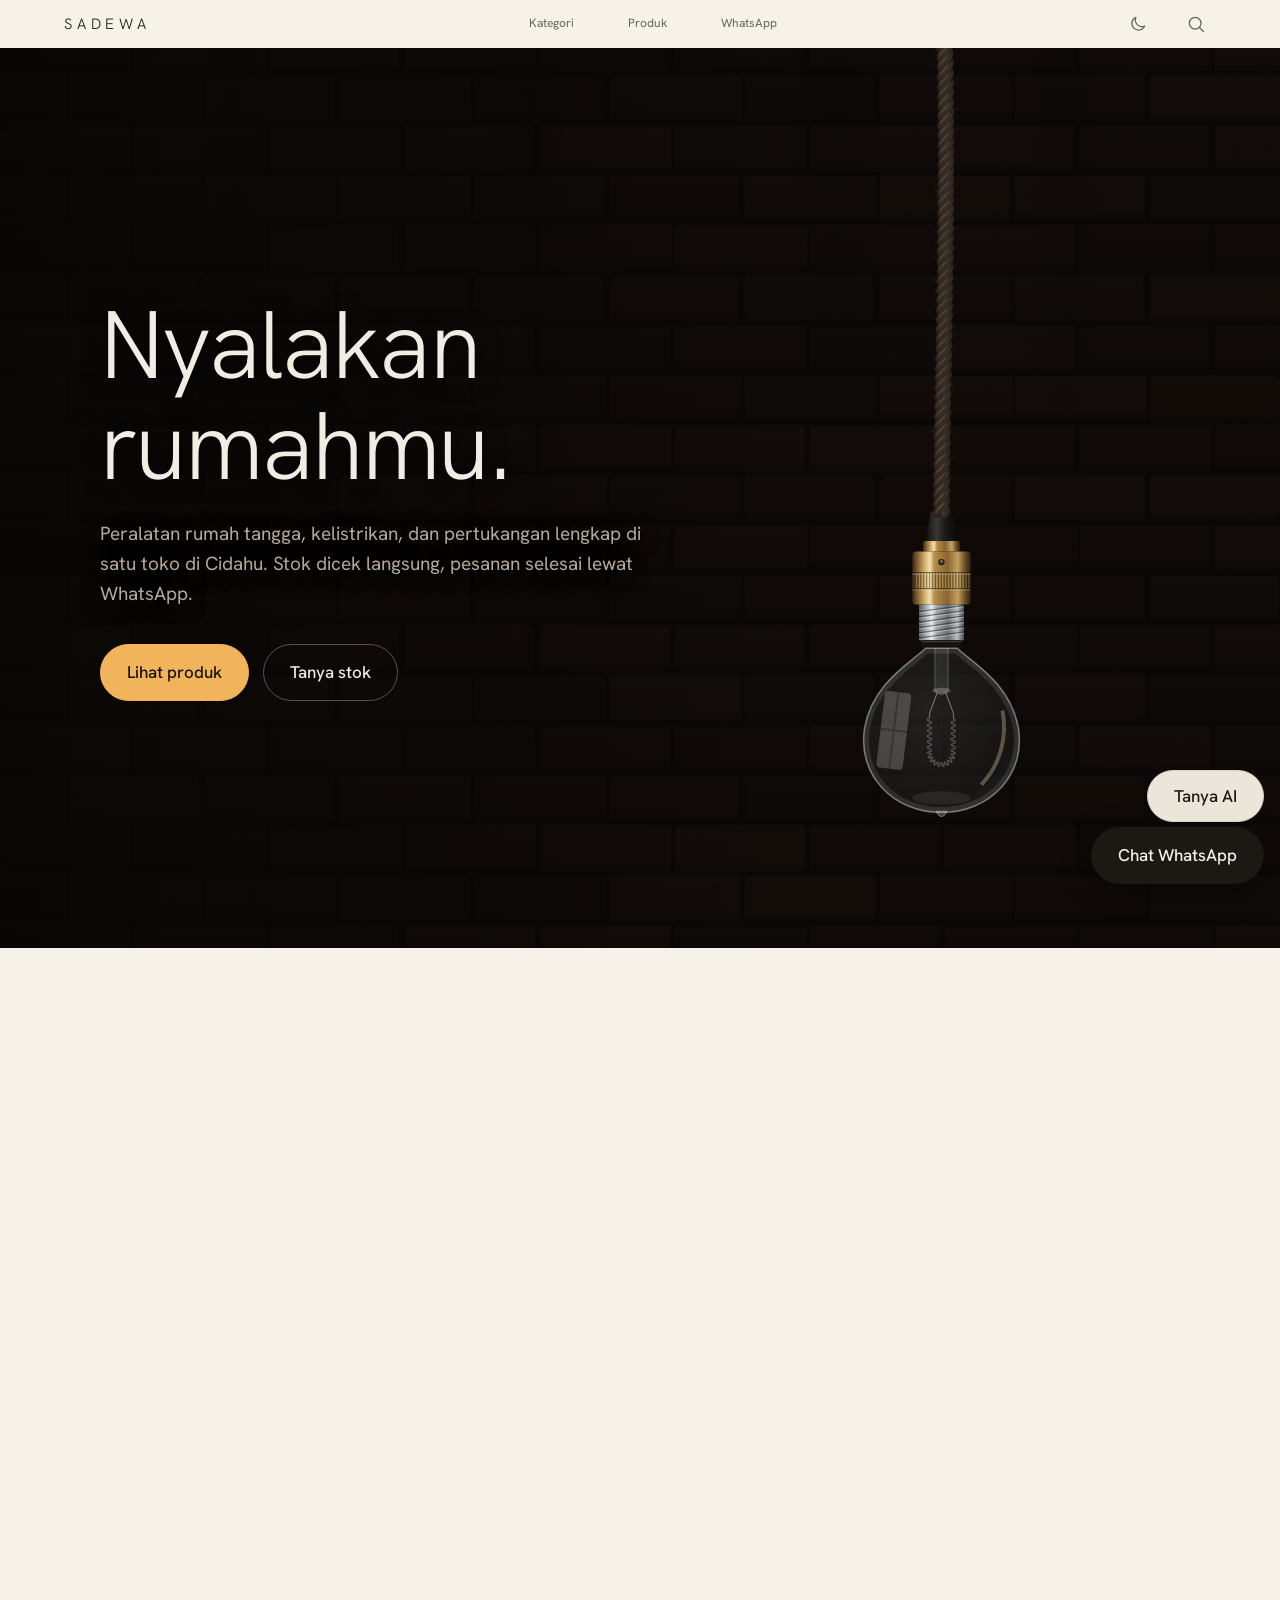
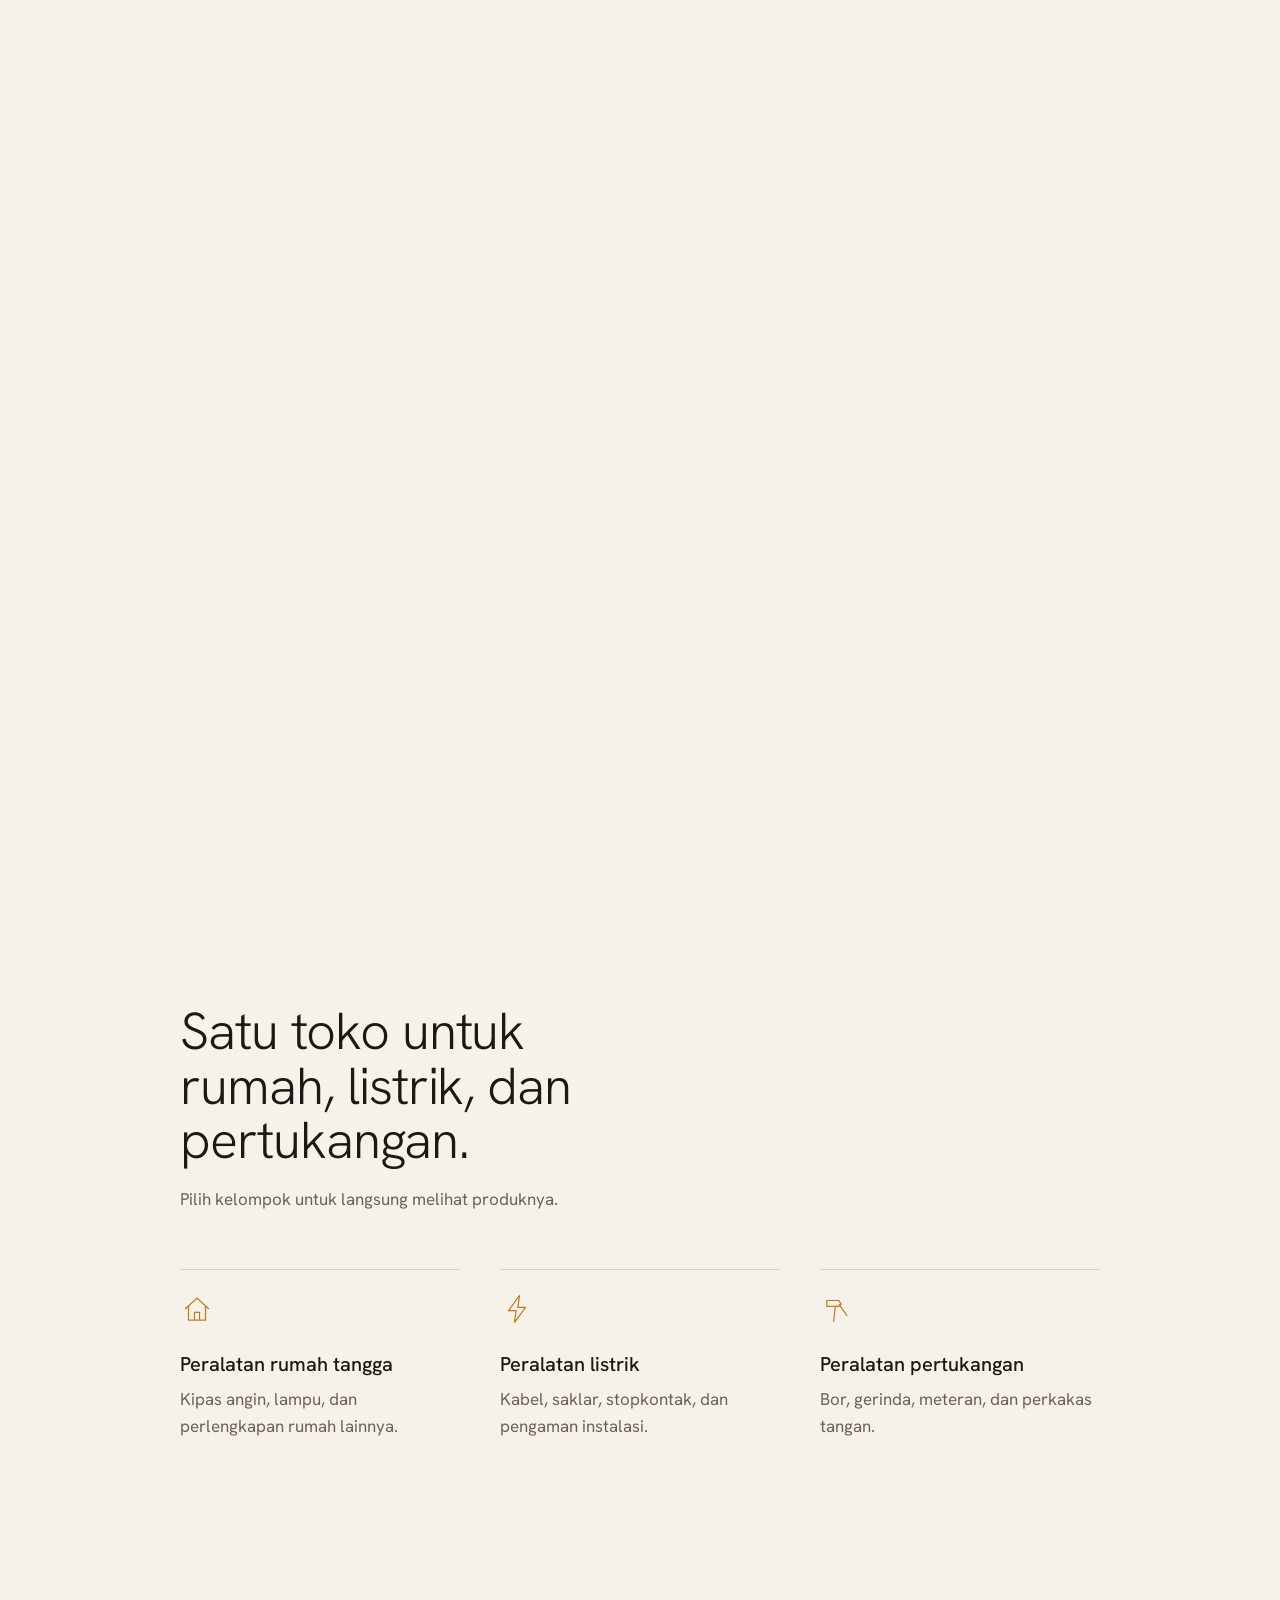
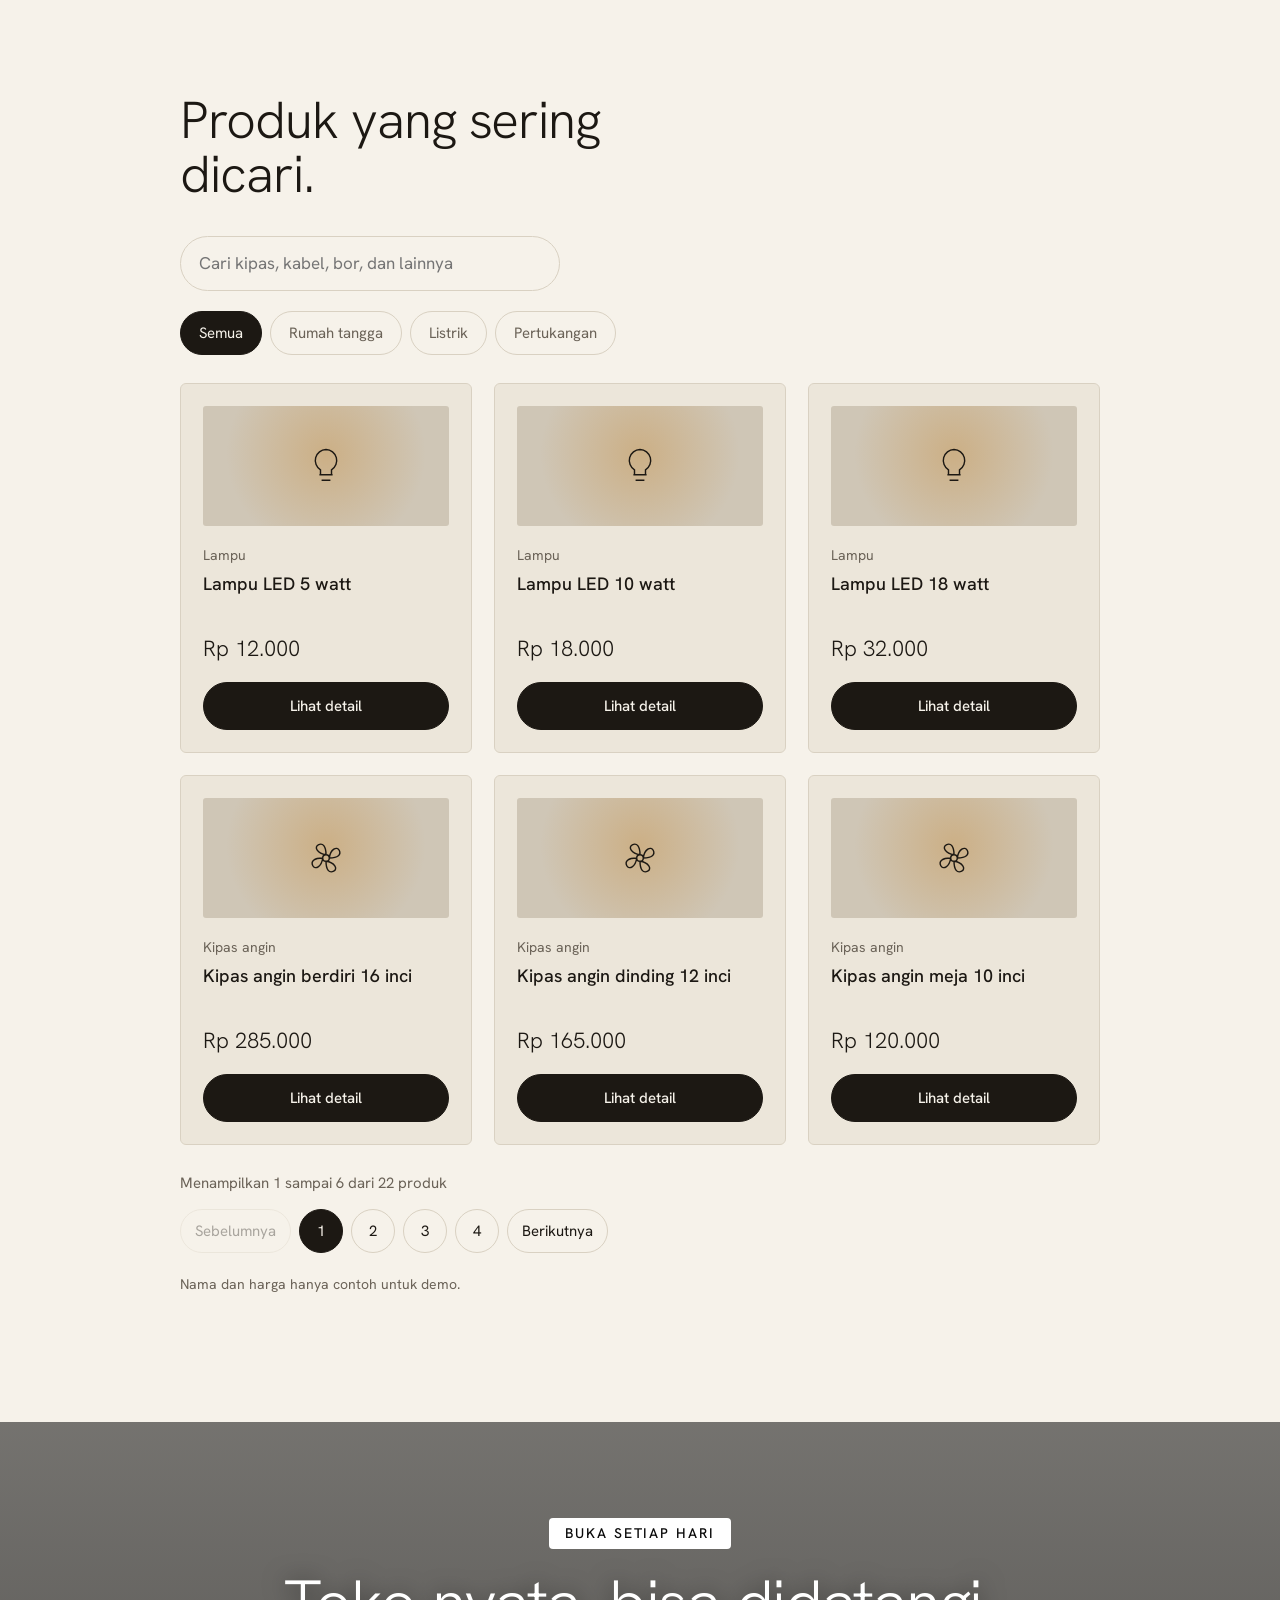
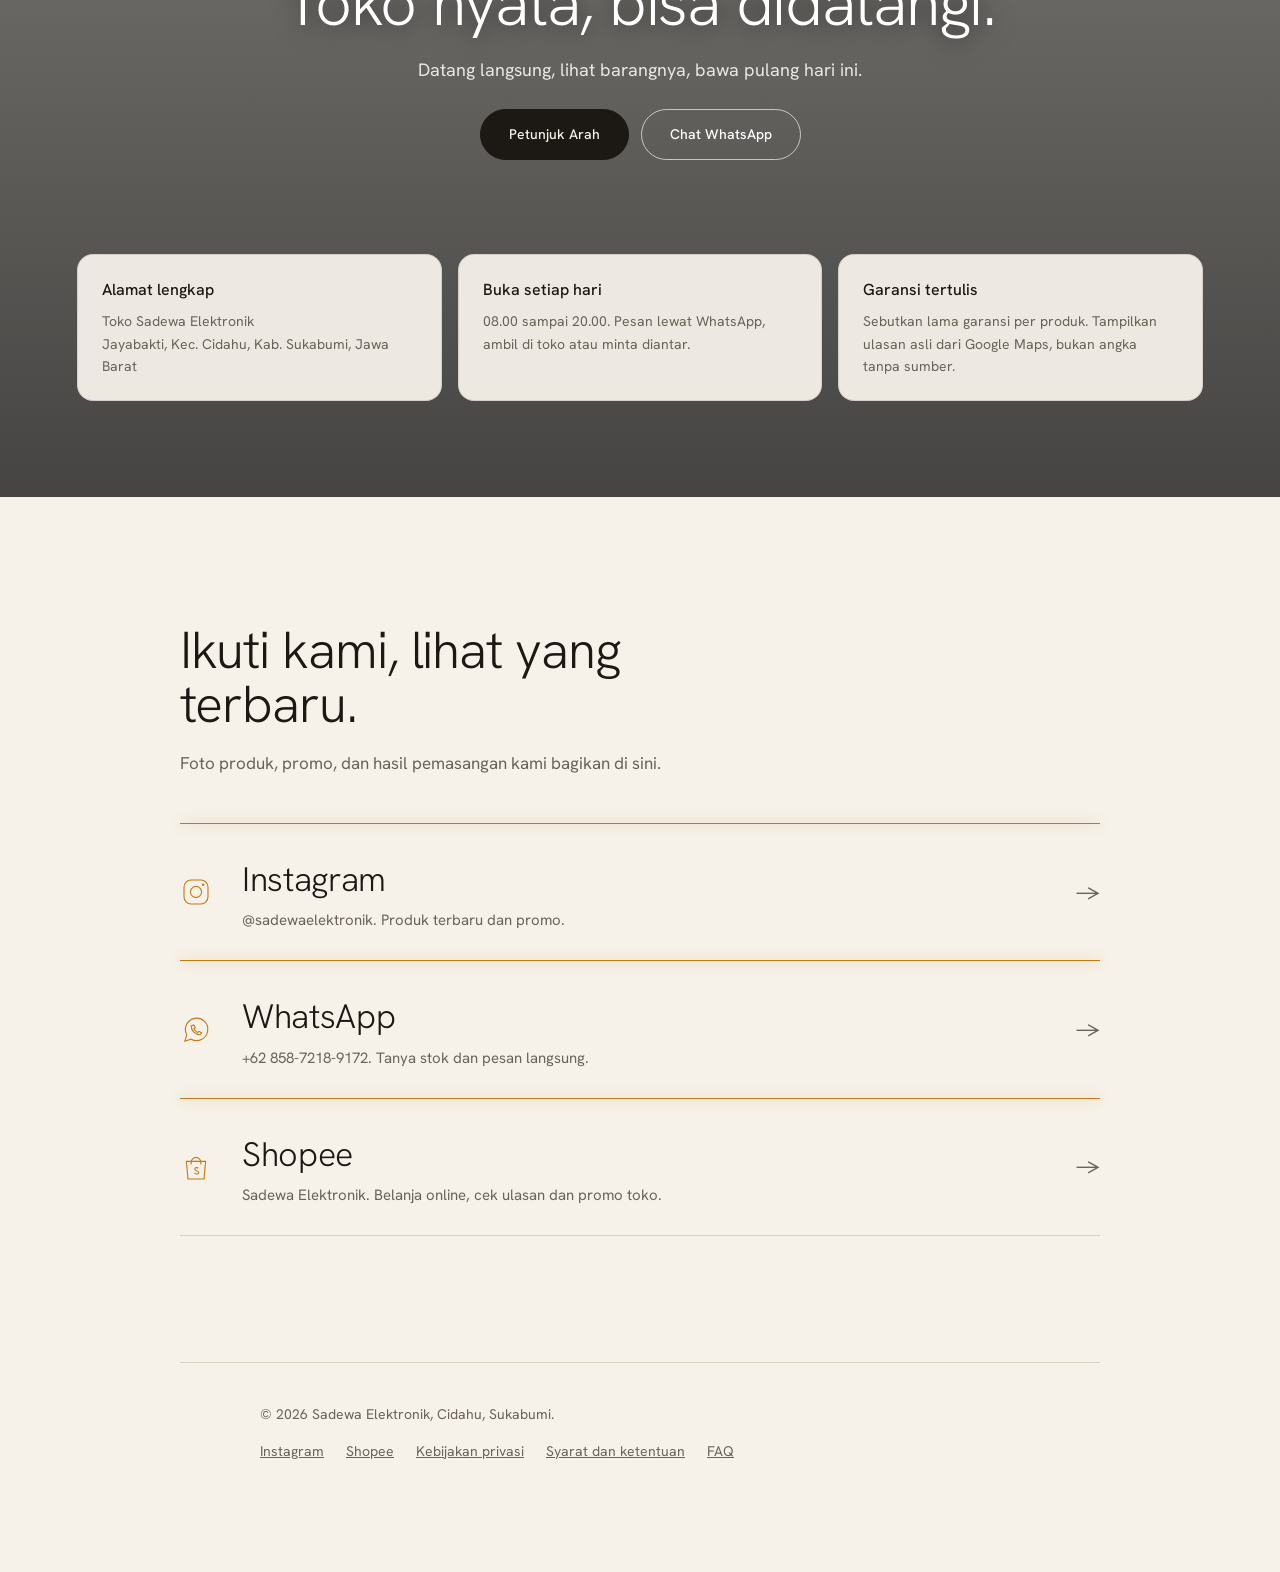
<file: index.html>
<!doctype html>
<html lang="id">
  <head>
    <meta charset="utf-8" />
    <meta
      name="viewport"
      content="width=device-width, initial-scale=1, viewport-fit=cover"
    />
    <title>Sadewa Elektronik</title>
    <link rel="preconnect" href="https://fonts.googleapis.com" />
    <link
      href="https://fonts.googleapis.com/css2?family=Hanken+Grotesk:wght@300;400;500;600&display=swap"
      rel="stylesheet"
    />
    <link rel="stylesheet" href="index.css" />
    <meta
      name="description"
      content="Toko peralatan rumah tangga (kipas, lampu, dan lainnya), peralatan listrik, dan peralatan pertukangan di Cidahu, Sukabumi. Cek stok dan pesan lewat WhatsApp. Buka setiap hari 08.00 sampai 20.00."
    />
    <meta name="theme-color" content="#0d0c0b" />
    <script>
      try {
        var t = localStorage.getItem("theme");
        if (t === "light" || t === "dark")
          document.documentElement.setAttribute("data-theme", t);
      } catch (e) {}
    </script>
    <script type="application/ld+json">
    </script>
  </head>
  <body>
    <a href="#konten" class="skip-link">Lewati ke konten</a>
    <header id="site-header" role="banner">
      <div class="hdr-inner">
        <a
          class="logo"
          href="#top"
          aria-label="Sadewa Elektronik, halaman utama"
          >SADEWA</a
        >
        <nav aria-label="Navigasi utama" id="main-nav">
          <a href="#kategori">Kategori</a><a href="#produk">Produk</
          ><a href="https://wa.me/6285872189172">WhatsApp</a>
        </nav>
        <div class="hdr-actions">
          <button
            id="theme-toggle"
            class="theme-btn"
            type="button"
            aria-label="Aktifkan mode terang"
            title="Aktifkan mode terang"
          >
            <svg id="theme-icon" viewBox="0 0 24 24" aria-hidden="true">
              <circle cx="12" cy="12" r="4" />
              <path
                d="M12 3v2M12 19v2M3 12h2M19 12h2M5.6 5.6l1.4 1.4M17 17l1.4 1.4M5.6 18.4L7 17M17 7l1.4-1.4"
              />
            </svg>
          </button>
          <button
            id="hdr-search"
            class="theme-btn"
            type="button"
            aria-label="Cari produk"
            onclick="
              document.getElementById('qs').focus();
              document
                .getElementById('qs')
                .scrollIntoView({ behavior: 'smooth', block: 'center' });
            "
          >
            <svg viewBox="0 0 24 24" aria-hidden="true">
              <circle cx="11" cy="11" r="7" />
              <path d="M16.5 16.5L21 21" />
            </svg>
          </button>
          <button
            id="mob-menu-btn"
            class="theme-btn mob-only"
            type="button"
            aria-label="Buka menu"
            aria-expanded="false"
            aria-controls="mob-menu"
          >
            <svg id="ham-icon" viewBox="0 0 24 24" aria-hidden="true">
              <path d="M3 6h18M3 12h18M3 18h18" />
            </svg>
          </button>
        </div>
      </div>
    </header>
    <div
      id="mob-menu"
      role="dialog"
      aria-label="Menu navigasi"
      aria-modal="true"
      hidden
    >
      <button id="mob-close-btn" class="mob-close" aria-label="Tutup menu">
        <svg viewBox="0 0 24 24" aria-hidden="true">
          <path d="M18 6L6 18M6 6l12 12" />
        </svg>
      </button>
      <nav aria-label="Menu utama mobile">
        <a href="#kategori">Kategori</a>
        <a href="#produk">Produk</a>
        <a href="#toko">Toko</a>
        <a href="#audit">Audit</a>
        <a href="https://wa.me/6285872189172">WhatsApp</a>
      </nav>
    </div>

    <noscript
      ><p style="padding: 90px 32px 0; color: #f1ece4; background: #0d0c0b">
        Aktifkan JavaScript untuk melihat katalog, atau pesan langsung lewat
        <a href="https://wa.me/6285872189172" style="color: #f2b45a">WhatsApp</a
        >.
      </p></noscript
    >
    <main id="konten">
      <section class="stage" id="stage" data-a>
        <div class="pin">
          <div>
            <h1>Nyalakan rumahmu.</h1>
            <p>
              Peralatan rumah tangga, kelistrikan, dan pertukangan lengkap di
              satu toko di Cidahu. Stok dicek langsung, pesanan selesai lewat
              WhatsApp.
            </p>
            <div class="row">
              <a class="btn" href="#produk">Lihat produk</a
              ><a class="btn o" href="https://wa.me/6285872189172"
                >Tanya stok</a
              >
            </div>
          </div>
          <div
            class="art"
            role="img"
            aria-label="Lampu gantung dengan kabel kain yang menyala bertahap saat halaman di-scroll"
          >
            <svg
              viewBox="0 0 360 640"
              preserveAspectRatio="xMidYMin meet"
              aria-hidden="true"
            >
              <defs>
                <radialGradient id="rg">
                  <stop offset="0" stop-color="#fff3d9" stop-opacity=".9" />
                  <stop offset=".4" stop-color="#f2b45a" stop-opacity=".3" />
                  <stop offset="1" stop-color="#f2b45a" stop-opacity="0" />
                </radialGradient>
                <filter id="fb" x="-80%" y="-80%" width="260%" height="260%">
                  <feGaussianBlur stdDeviation="5" />
                </filter>
                <linearGradient id="brs" x1="0" x2="1">
                  <stop offset="0" stop-color="#3a2a14" />
                  <stop offset=".08" stop-color="#7a5a2a" />
                  <stop offset=".22" stop-color="#d9b673" />
                  <stop offset=".3" stop-color="#f3dfae" />
                  <stop offset=".38" stop-color="#b48c4a" />
                  <stop offset=".6" stop-color="#8a6630" />
                  <stop offset=".78" stop-color="#c4a15e" />
                  <stop offset=".9" stop-color="#6b4e24" />
                  <stop offset="1" stop-color="#2f2210" />
                </linearGradient>
                <linearGradient id="nik" x1="0" x2="1">
                  <stop offset="0" stop-color="#55585b" />
                  <stop offset=".15" stop-color="#a6aaad" />
                  <stop offset=".28" stop-color="#e8eaec" />
                  <stop offset=".4" stop-color="#9fa3a6" />
                  <stop offset=".65" stop-color="#6d7174" />
                  <stop offset=".85" stop-color="#b9bcbf" />
                  <stop offset="1" stop-color="#4a4d50" />
                </linearGradient>
                <linearGradient id="blk" x1="0" x2="1">
                  <stop offset="0" stop-color="#0f0e0d" />
                  <stop offset=".35" stop-color="#3a3835" />
                  <stop offset=".6" stop-color="#1b1a18" />
                  <stop offset="1" stop-color="#0a0909" />
                </linearGradient>
                <radialGradient id="wr" cx=".5" cy="1" r="1">
                  <stop offset="0" stop-color="#ffb15a" stop-opacity=".75" />
                  <stop offset="1" stop-color="#ffb15a" stop-opacity="0" />
                </radialGradient>
                <radialGradient id="hot">
                  <stop offset="0" stop-color="#fffdf5" />
                  <stop offset=".18" stop-color="#ffefc4" stop-opacity=".9" />
                  <stop offset=".5" stop-color="#ffbf66" stop-opacity=".35" />
                  <stop offset="1" stop-color="#ff9a3c" stop-opacity="0" />
                </radialGradient>
                <radialGradient id="gl0" cx=".42" cy=".38" r=".75">
                  <stop offset="0" stop-color="#dce6eb" stop-opacity=".1" />
                  <stop offset=".75" stop-color="#788b90" stop-opacity=".08" />
                  <stop offset="1" stop-color="#0a0e10" stop-opacity=".35" />
                </radialGradient>
              </defs>
              <circle
                id="halo"
                cx="180"
                cy="518"
                r="70"
                fill="url(#rg)"
                opacity="0"
              />
              <g id="lamp"></g></svg
            ><canvas id="cable"></canvas>
          </div>
          <div class="wallwrap" id="ww">
            <canvas id="wall"></canvas>
            <div id="shade"></div>
            <div id="warm"></div>
          </div>
        </div>
      </section>

      <section id="kategori" data-a>
        <div class="w">
          <h2>Satu toko untuk rumah, listrik, dan pertukangan.</h2>
          <p style="margin-top: 18px">
            Pilih kelompok untuk langsung melihat produknya.
          </p>
          <div class="cats">
            <a class="cat" href="#produk" data-g="rumah"
              ><svg viewBox="0 0 40 40">
                <path d="M6 20L20 7l14 13M10 17v16h20V17M17 33v-9h6v9" />
              </svg>
              <h3>Peralatan rumah tangga</h3>
              <p>Kipas angin, lampu, dan perlengkapan rumah lainnya.</p></a
            >
            <a class="cat" href="#produk" data-g="listrik"
              ><svg viewBox="0 0 40 40">
                <path d="M23 4L10 22h9l-2 14 13-18h-9z" />
              </svg>
              <h3>Peralatan listrik</h3>
              <p>Kabel, saklar, stopkontak, dan pengaman instalasi.</p></a
            >
            <a class="cat" href="#produk" data-g="tukang"
              ><svg viewBox="0 0 40 40">
                <path d="M8 10h14l3 4-3 3H8zM18 17l-2 18M22 14l10 14" />
              </svg>
              <h3>Peralatan pertukangan</h3>
              <p>Bor, gerinda, meteran, dan perkakas tangan.</p></a
            >
          </div>
        </div>
      </section>

      <section id="produk" data-a>
        <div class="w">
          <h2>Produk yang sering dicari.</h2>
          <div class="tools">
            <label class="sr" for="qs">Cari produk</label
            ><input
              class="sri"
              id="qs"
              type="search"
              placeholder="Cari kipas, kabel, bor, dan lainnya"
              autocomplete="off"
            />
          </div>
          <div class="chips" role="group" aria-label="Filter kategori">
            <button aria-pressed="true" data-f="all">Semua</button
            ><button aria-pressed="false" data-f="rumah">Rumah tangga</button
            ><button aria-pressed="false" data-f="listrik">Listrik</button
            ><button aria-pressed="false" data-f="tukang">Pertukangan</button>
          </div>
          <div class="grid" id="grid" aria-live="polite"></div>
          <p class="cnt" id="cnt"></p>
          <nav class="pg" id="pg" aria-label="Halaman produk"></nav>
          <p class="note">Nama dan harga hanya contoh untuk demo.</p>
        </div>
      </section>

            <section id="toko" data-a class="store-visit-section">
              
        <div class="store-visit-wrap">
          <img class="store-visit-bg" src="img/toko.jpeg" alt="Foto toko tampak depan" loading="lazy" width="1080" height="608">
          <div class="store-visit-overlay" aria-hidden="true"></div>
          <div class="store-visit-body">
            <div class="store-visit-content">
              <span class="store-visit-badge">BUKA SETIAP HARI</span>
              <h2 class="store-visit-title">Toko nyata, bisa didatangi.</h2>
              <p class="store-visit-sub">Datang langsung, lihat barangnya, bawa pulang hari ini.</p>
              <div class="store-visit-actions">
                <a class="store-visit-btn-primary" href="https://maps.app.goo.gl/Fh5ng6r7iDe2ADpS8" target="_blank" rel="noopener">Petunjuk Arah</a>
                <a class="store-visit-btn-outline" href="https://wa.me/6285872189172?text=Halo%20Sadewa%2C%20saya%20mau%20tanya%20stok" target="_blank" rel="noopener">Chat WhatsApp</a>
              </div>
            </div>
            <div class="store-visit-cards">
              <div class="store-visit-card">
                <h3>Alamat lengkap</h3>
                <p>Toko Sadewa Elektronik<br>Jayabakti, Kec. Cidahu, Kab. Sukabumi, Jawa Barat</p>
              </div>
              <div class="store-visit-card">
                <h3>Buka setiap hari</h3>
                <p>08.00 sampai 20.00. Pesan lewat WhatsApp, ambil di toko atau minta diantar.</p>
              </div>
              <div class="store-visit-card">
                <h3>Garansi tertulis</h3>
                <p>Sebutkan lama garansi per produk. Tampilkan ulasan asli dari Google Maps, bukan angka tanpa sumber.</p>
              </div>
            </div>
          </div>
        </div>
     
        <div class="sv-wrap w">
          <div class="sv-top">
            <div class="sv-text">
              <span class="sv-badge">BUKA SETIAP HARI</span>
              <h2 class="store-visit-title">Toko nyata, bisa didatangi.</h2>
              <p class="store-visit-sub">Datang langsung, lihat barangnya, bawa pulang hari ini.</p>
              <div class="store-visit-actions">
                <a class="store-visit-btn-primary" href="https://maps.app.goo.gl/Fh5ng6r7iDe2ADpS8" target="_blank" rel="noopener">Petunjuk Arah</a>
                <a class="store-visit-btn-outline" href="https://wa.me/6285872189172?text=Halo%20Sadewa%2C%20saya%20mau%20tanya%20stok" target="_blank" rel="noopener">Chat WhatsApp</a>
              </div>
            </div>
            <div class="sv-gallery" id="sv-gallery" aria-label="Galeri foto toko">
              <div class="sv-photo-wrap" aria-live="polite" aria-atomic="true">
                <img class="sv-photo sv-photo--active" src="img/toko.jpeg" alt="Foto toko tampak depan" width="1080" height="608">
                <img class="sv-photo" src="img/toko2.jpeg" alt="Foto toko tampak depan 2" loading="lazy" width="1080" height="608">
                <img class="sv-photo" src="img/toko3.jpeg" alt="Foto toko tampak samping" loading="lazy" width="1080" height="608">
                <img class="sv-photo" src="img/toko.4.jpeg" alt="Foto toko bagian dalam" loading="lazy" width="1080" height="608">
              </div>
              <div class="sv-pagination" role="group" aria-label="Navigasi foto">
                <span class="sv-pg-label">Foto toko</span>
                <div class="sv-pg-btns">
                  <button class="sv-pg-btn sv-pg-btn--active" data-idx="0" aria-label="Lihat foto 1" aria-current="true">1</button>
                  <button class="sv-pg-btn" data-idx="1" aria-label="Lihat foto 2">2</button>
                  <button class="sv-pg-btn" data-idx="2" aria-label="Lihat foto 3">3</button>
                  <button class="sv-pg-btn" data-idx="3" aria-label="Lihat foto 4">4</button>
                </div>
              </div>
            </div>
          </div>
          <div class="sv-info">
            <div class="sv-info-item">
              <svg class="sv-info-icon" viewBox="0 0 20 20" aria-hidden="true"><path d="M10 2a6 6 0 0 1 6 6c0 4-6 10-6 10S4 12 4 8a6 6 0 0 1 6-6z"/><circle cx="10" cy="8" r="2"/></svg>
              <h3>Alamat lengkap</h3>
              <p>Toko Sadewa Elektronik<br>Jayabakti, Kec. Cidahu, Kab. Sukabumi, Jawa Barat</p>
            </div>
            <div class="sv-info-item">
              <svg class="sv-info-icon" viewBox="0 0 20 20" aria-hidden="true"><circle cx="10" cy="10" r="8"/><path d="M10 6v4l3 2"/></svg>
              <h3>Buka setiap hari</h3>
              <p>08.00 sampai 20.00. Pesan lewat WhatsApp, ambil di toko atau minta diantar.</p>
            </div>
            <div class="sv-info-item">
              <svg class="sv-info-icon" viewBox="0 0 20 20" aria-hidden="true"><path d="M10 2l2 6h6l-5 4 2 6-5-4-5 4 2-6-5-4h6z"/></svg>
              <h3>Garansi tertulis</h3>
              <p>Sebutkan lama garansi per produk. Tampilkan ulasan asli dari Google Maps, bukan angka tanpa sumber.</p>
            </div>
          </div>
        </div>
      </section>

      <section id="sosial">
        <div class="w">
          <h2>Ikuti kami, lihat yang terbaru.</h2>
          <p style="margin-top: 18px">
            Foto produk, promo, dan hasil pemasangan kami bagikan di sini.
          </p>
          <div class="soc" id="soc"></div>
        </div>
      </section>
        <div class="w">
    <footer>
      <div class="w">
        <p style="margin-bottom: 14px">
          © 2026 Sadewa Elektronik, Cidahu, Sukabumi.
        </p>
        <a
          href="https://www.instagram.com/sadewaelektronik/"
          target="_blank"
          rel="noopener"
          >Instagram</a
        ><a href="https://shopee.co.id/" target="_blank" rel="noopener"
          >Shopee</a
        ><a href="#">Kebijakan privasi</a><a href="#">Syarat dan ketentuan</a
        ><a href="#">FAQ</a>
      </div>
    </footer>
    <a
      class="btn wa"
      href="https://wa.me/6285872189172?text=Halo%20Sadewa%2C%20saya%20mau%20tanya%20stok"
      >Chat WhatsApp</a
    >

    <dialog id="dlg" aria-labelledby="dt"></dialog>
    <button class="btn o chatfab" id="cf" aria-controls="chat">Tanya AI</button>
    <section
      class="chat"
      id="chat"
      hidden
      aria-label="Asisten Sadewa Elektronik"
    >
      <div class="ch">
        <div>
          <strong>Sadewa Elektronik</strong
          ><small>Online · Respon cepat · Contoh jawaban demo</small>
        </div>
        <a href="https://wa.me/6285872189172">WhatsApp</a
        ><button id="cx" aria-label="Tutup chat">Tutup</button>
      </div>
      <div class="cm" id="cm" role="log" aria-live="polite"></div>
      <div class="cq" id="cq">
        <button>Halo</button><button>Produk apa saja</button
        ><button>Cek pesanan</button><button>Promo</button
        ><button>Pengiriman</button>
        ><button>Sosial media</button>
      </div>
      <form class="cin" id="cf2">
        <input
          id="ci"
          aria-label="Tulis pesan"
          placeholder="Tulis pesan"
          autocomplete="off"
        /><button class="btn">Kirim</button>
      </form>
    </section>
    <script src="index.js"></script>
  </body>
</html>
</file>
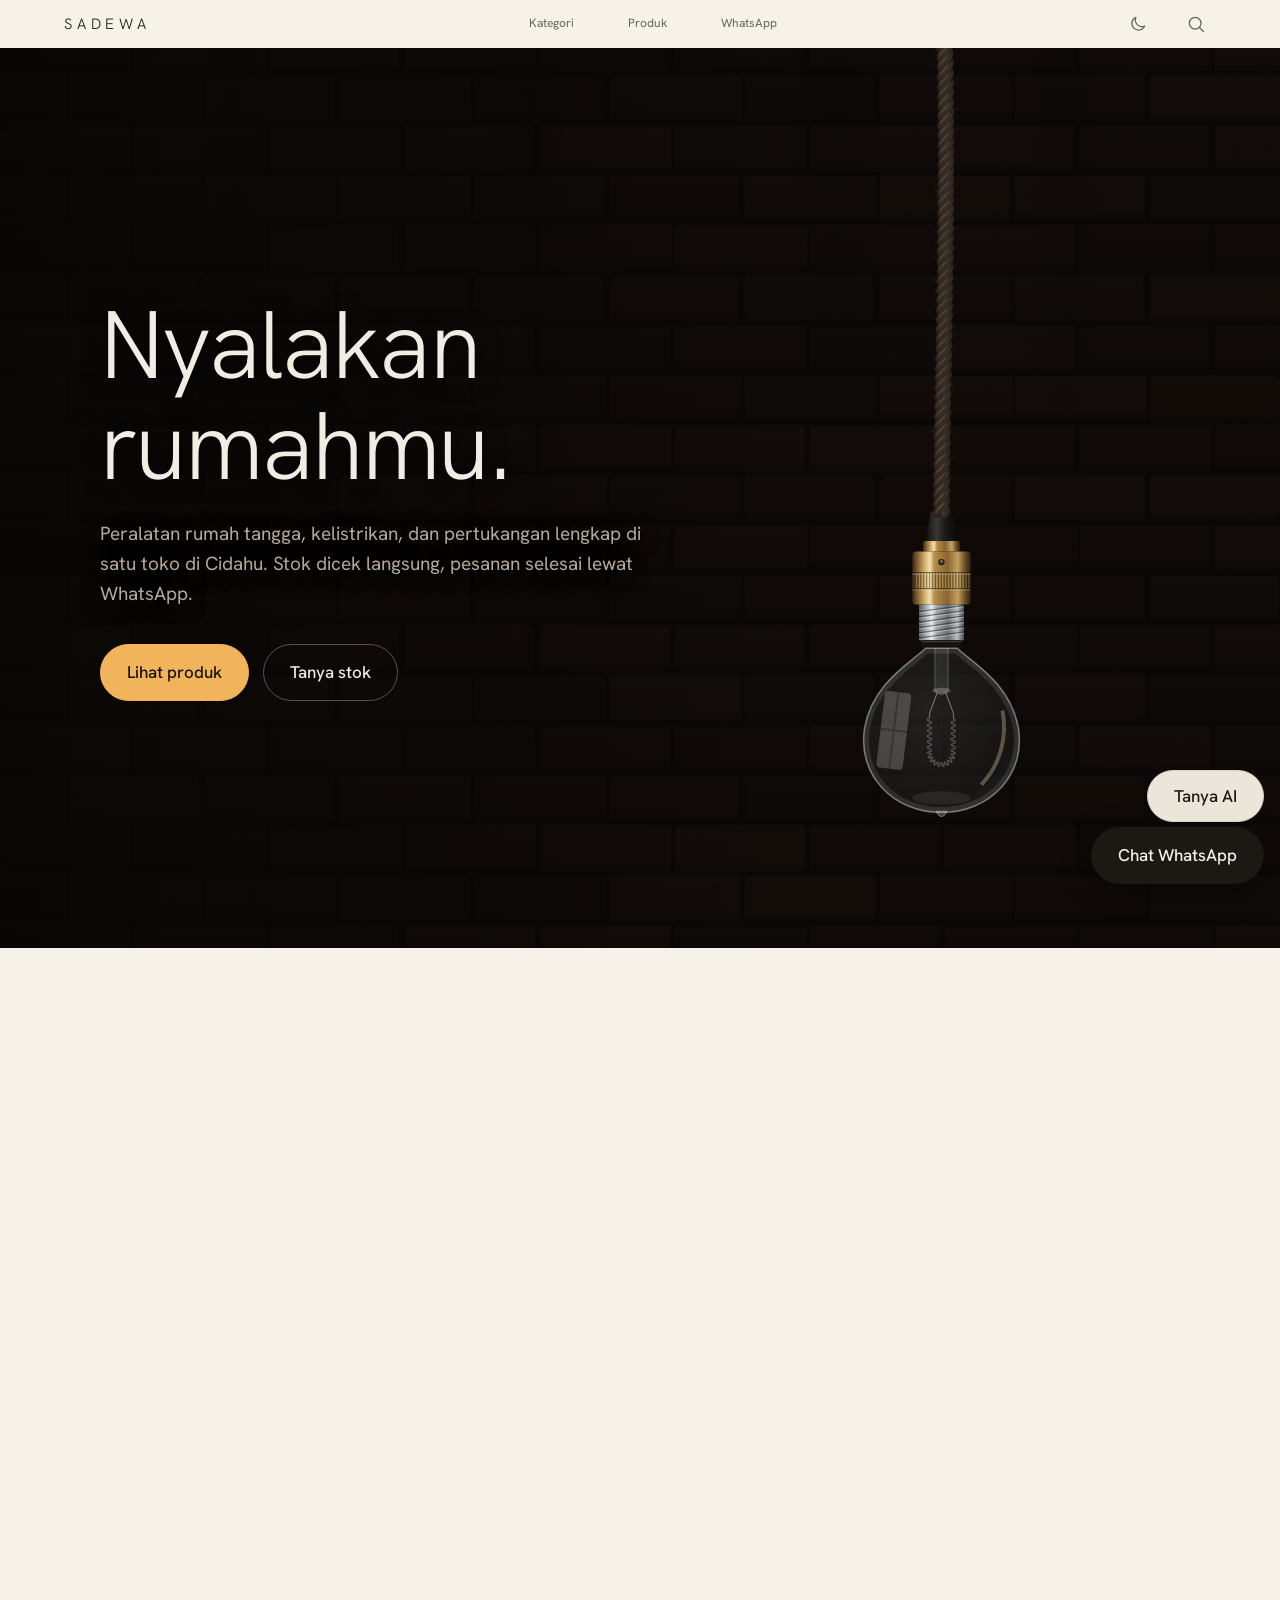
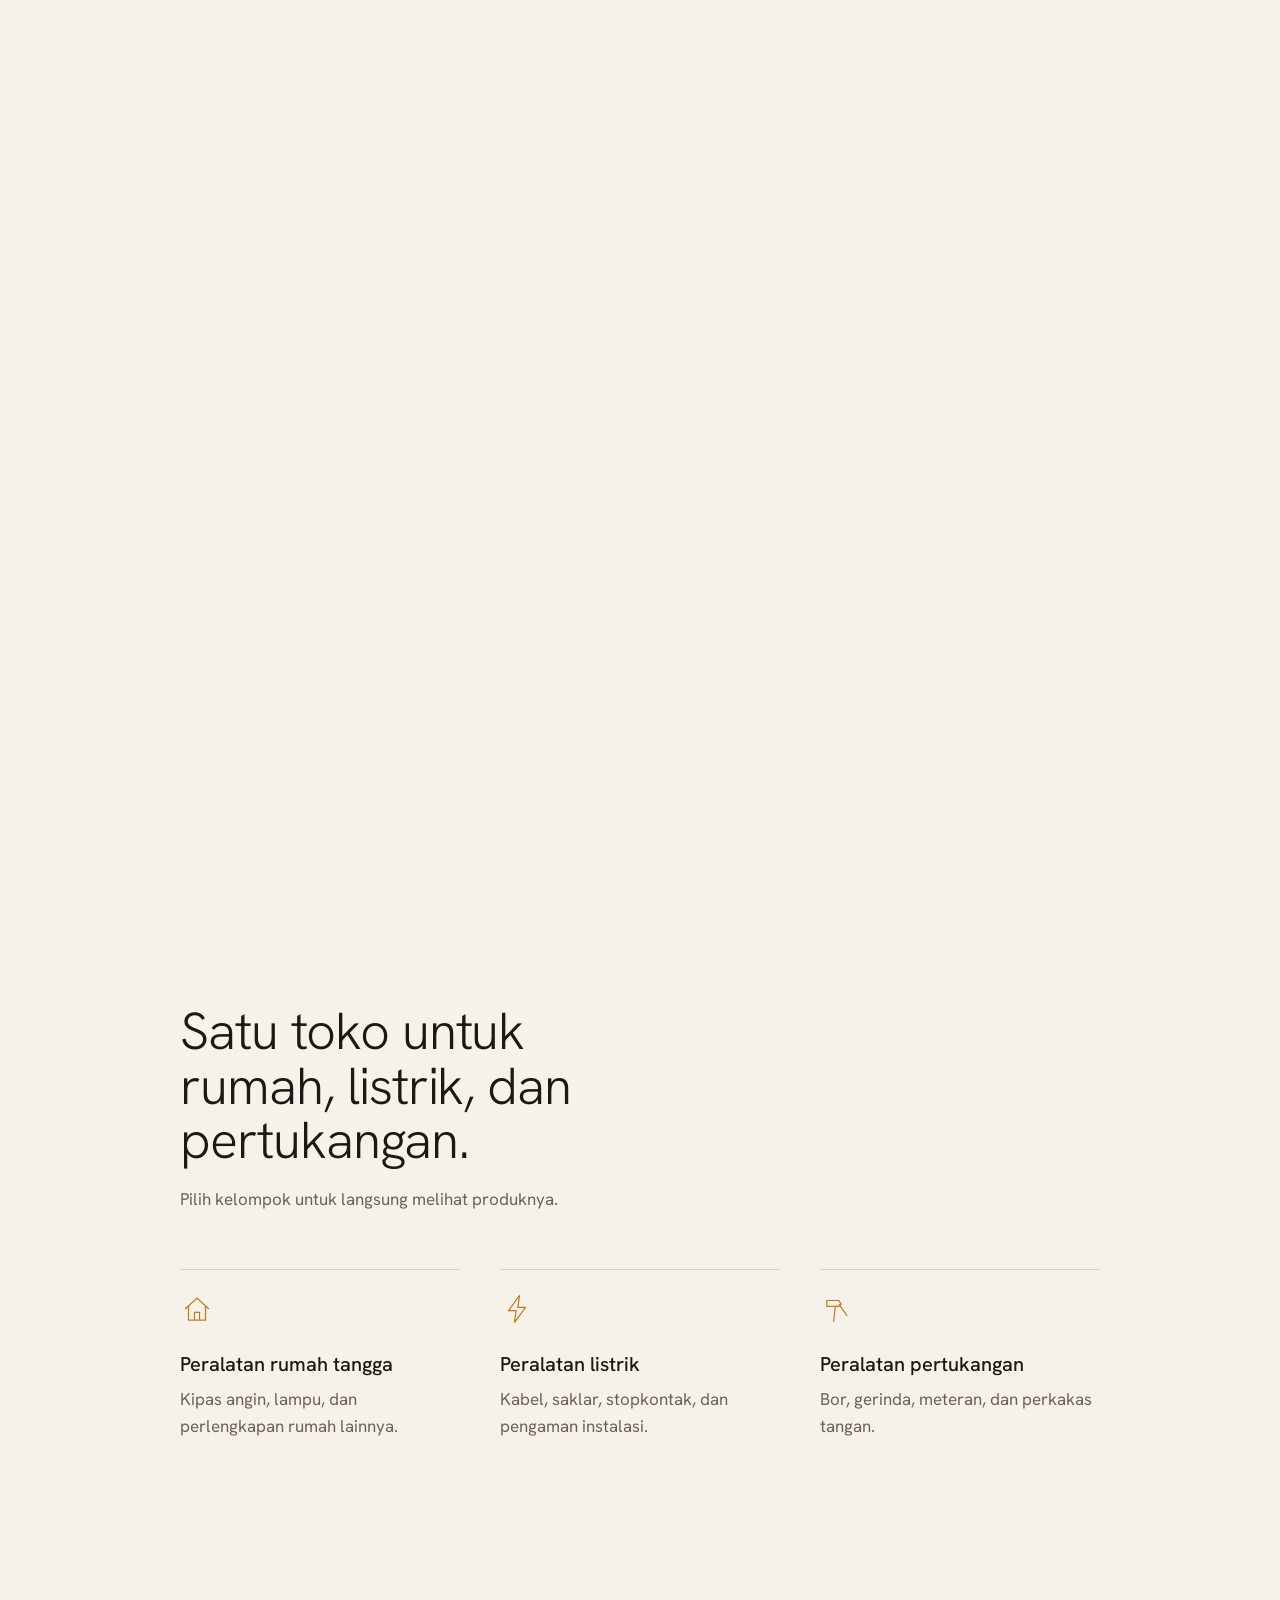
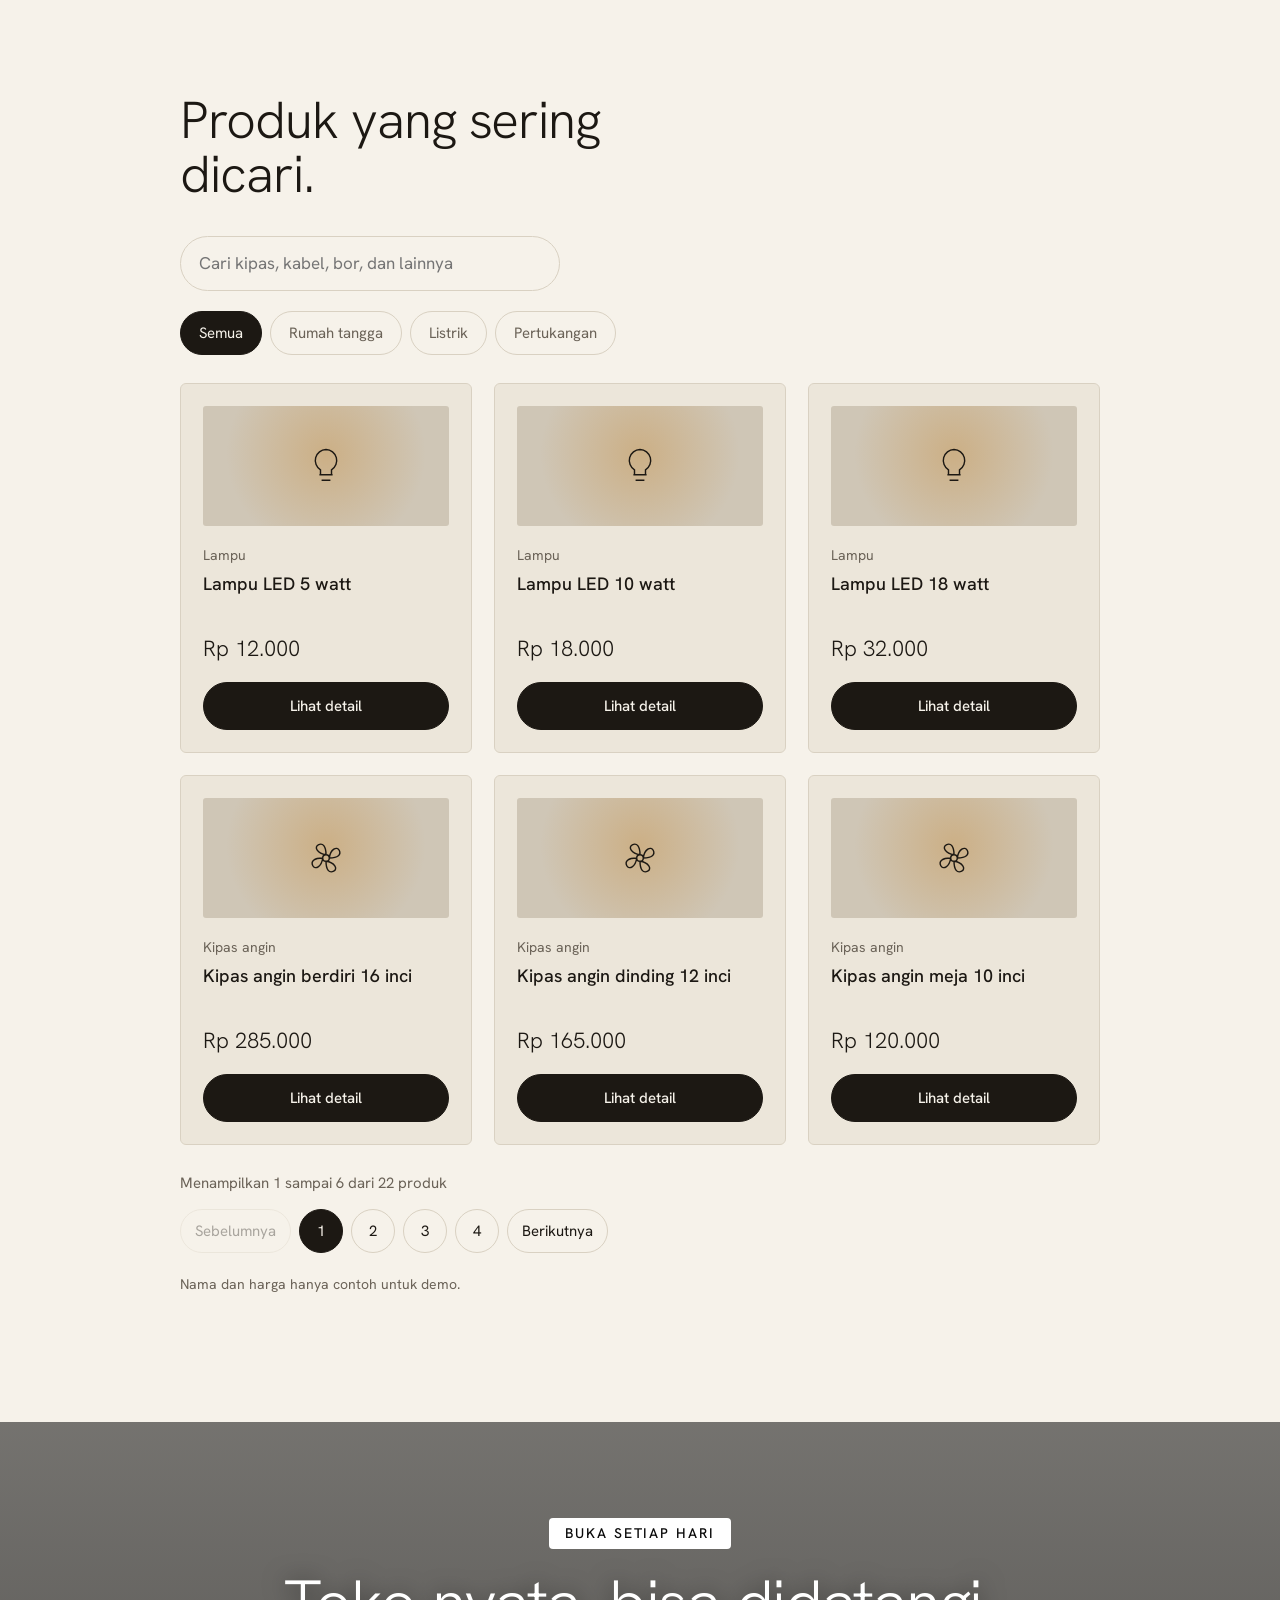
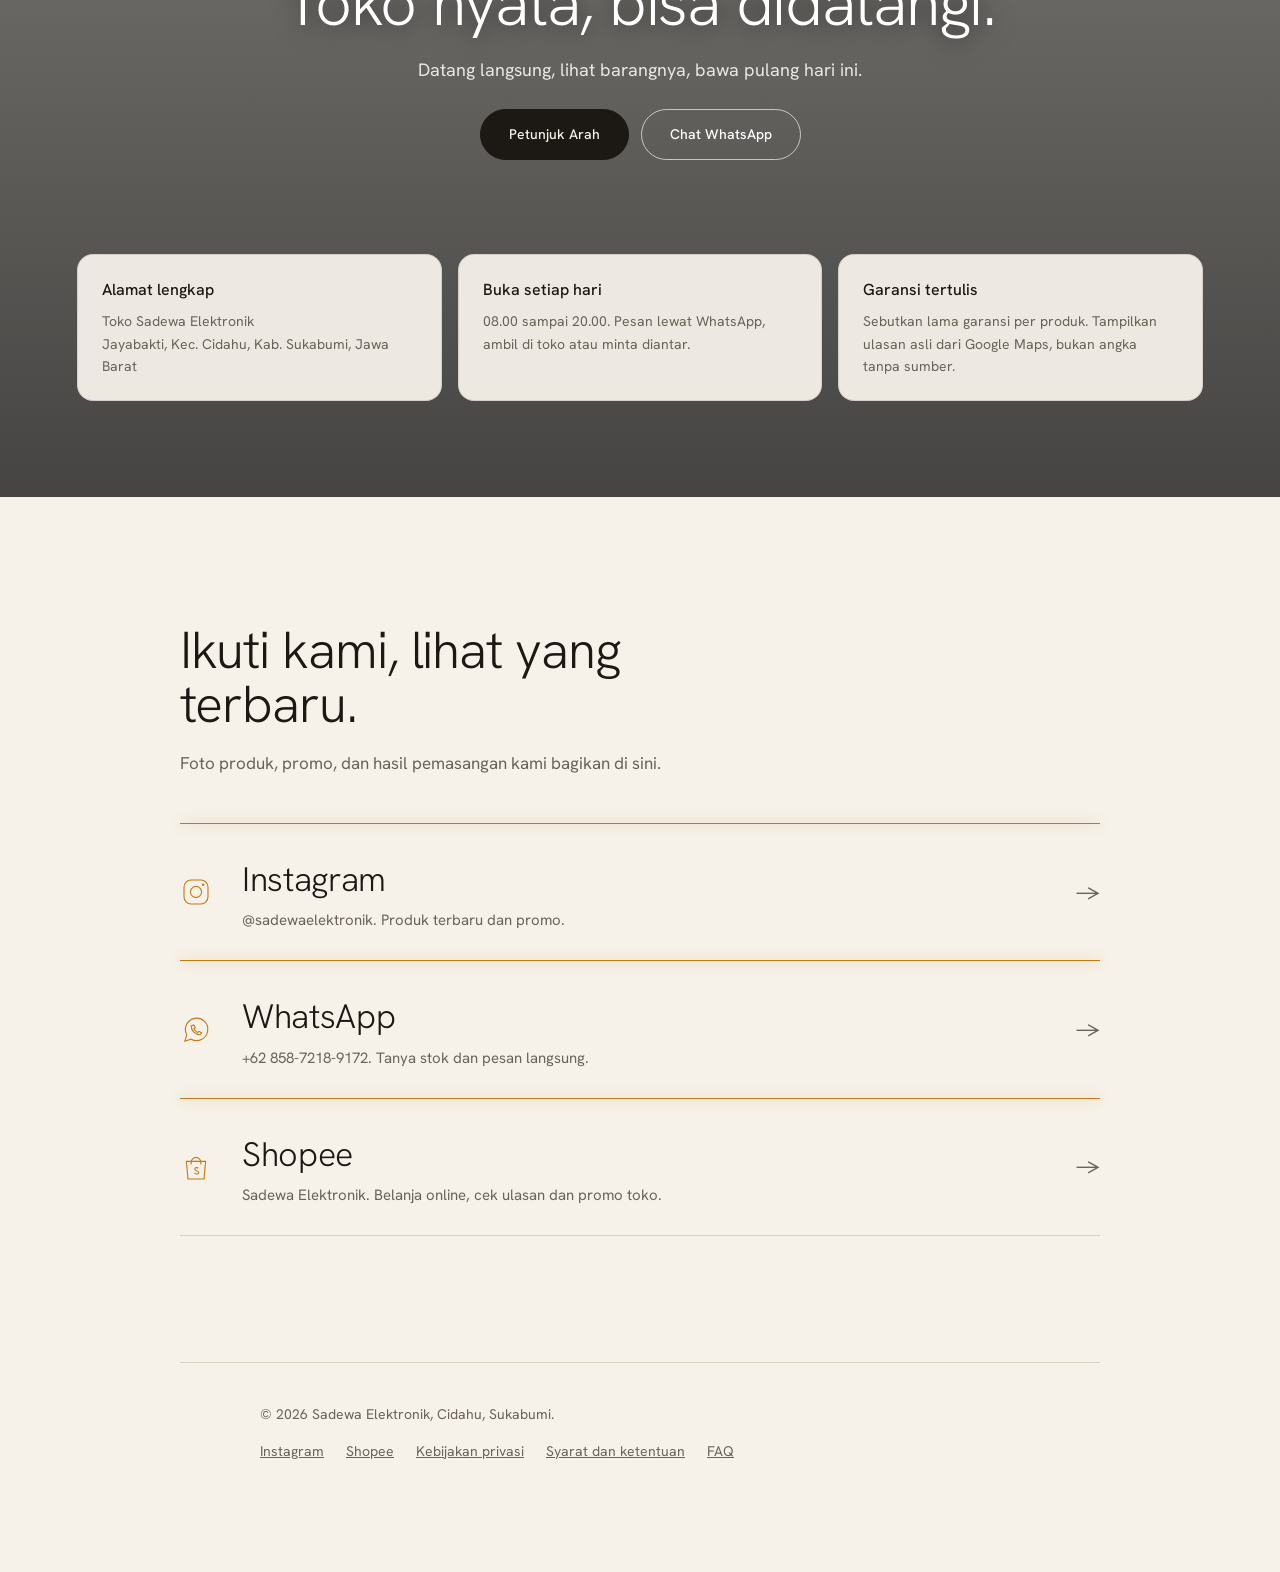
<file: in.html>
<!doctype html>
<html lang="id">
  <head>
    <meta charset="utf-8" />
    <meta
      name="viewport"
      content="width=device-width, initial-scale=1, viewport-fit=cover"
    />
    <title>Sadewa Elektronik</title>
    <link rel="preconnect" href="https://fonts.googleapis.com" />
    <link
      href="https://fonts.googleapis.com/css2?family=Hanken+Grotesk:wght@300;400;500;600&display=swap"
      rel="stylesheet"
    />
    <link rel="stylesheet" href="in.css" />
    <meta
      name="description"
      content="Toko peralatan rumah tangga (kipas, lampu, dan lainnya), peralatan listrik, dan peralatan pertukangan di Cidahu, Sukabumi. Cek stok dan pesan lewat WhatsApp. Buka setiap hari 08.00 sampai 20.00."
    />
    <meta name="theme-color" content="#0d0c0b" />
    <script>
      try {
        var t = localStorage.getItem("theme");
        if (t === "light" || t === "dark")
          document.documentElement.setAttribute("data-theme", t);
      } catch (e) {}
    </script>
    <script type="application/ld+json">
    </script>
  </head>
  <body>
    <a href="#konten" class="skip-link">Lewati ke konten</a>
    <header id="site-header" role="banner">
      <div class="hdr-inner">
        <a
          class="logo"
          href="#top"
          aria-label="Sadewa Elektronik, halaman utama"
          >SADEWA</a
        >
        <nav aria-label="Navigasi utama" id="main-nav">
          <a href="#kategori">Kategori</a><a href="#produk">Produk</
          ><a href="https://wa.me/6285872189172">WhatsApp</a>
        </nav>
        <div class="hdr-actions">
          <button
            id="theme-toggle"
            class="theme-btn"
            type="button"
            aria-label="Aktifkan mode terang"
            title="Aktifkan mode terang"
          >
            <svg id="theme-icon" viewBox="0 0 24 24" aria-hidden="true">
              <circle cx="12" cy="12" r="4" />
              <path
                d="M12 3v2M12 19v2M3 12h2M19 12h2M5.6 5.6l1.4 1.4M17 17l1.4 1.4M5.6 18.4L7 17M17 7l1.4-1.4"
              />
            </svg>
          </button>
          <button
            id="hdr-search"
            class="theme-btn"
            type="button"
            aria-label="Cari produk"
            onclick="
              document.getElementById('qs').focus();
              document
                .getElementById('qs')
                .scrollIntoView({ behavior: 'smooth', block: 'center' });
            "
          >
            <svg viewBox="0 0 24 24" aria-hidden="true">
              <circle cx="11" cy="11" r="7" />
              <path d="M16.5 16.5L21 21" />
            </svg>
          </button>
          <button
            id="mob-menu-btn"
            class="theme-btn mob-only"
            type="button"
            aria-label="Buka menu"
            aria-expanded="false"
            aria-controls="mob-menu"
          >
            <svg id="ham-icon" viewBox="0 0 24 24" aria-hidden="true">
              <path d="M3 6h18M3 12h18M3 18h18" />
            </svg>
          </button>
        </div>
      </div>
    </header>
    <div
      id="mob-menu"
      role="dialog"
      aria-label="Menu navigasi"
      aria-modal="true"
      hidden
    >
      <button id="mob-close-btn" class="mob-close" aria-label="Tutup menu">
        <svg viewBox="0 0 24 24" aria-hidden="true">
          <path d="M18 6L6 18M6 6l12 12" />
        </svg>
      </button>
      <nav aria-label="Menu utama mobile">
        <a href="#kategori">Kategori</a>
        <a href="#produk">Produk</a>
        <a href="#toko">Toko</a>
        <a href="#audit">Audit</a>
        <a href="https://wa.me/6285872189172">WhatsApp</a>
      </nav>
    </div>

    <noscript
      ><p style="padding: 90px 32px 0; color: #f1ece4; background: #0d0c0b">
        Aktifkan JavaScript untuk melihat katalog, atau pesan langsung lewat
        <a href="https://wa.me/6285872189172" style="color: #f2b45a">WhatsApp</a
        >.
      </p></noscript
    >
    <main id="konten">
      <section class="stage" id="stage" data-a>
        <div class="pin">
          <div>
            <h1>Nyalakan rumahmu.</h1>
            <p>
              Peralatan rumah tangga, kelistrikan, dan pertukangan lengkap di
              satu toko di Cidahu. Stok dicek langsung, pesanan selesai lewat
              WhatsApp.
            </p>
            <div class="row">
              <a class="btn" href="#produk">Lihat produk</a
              ><a class="btn o" href="https://wa.me/6285872189172"
                >Tanya stok</a
              >
            </div>
          </div>
          <div
            class="art"
            role="img"
            aria-label="Lampu gantung dengan kabel kain yang menyala bertahap saat halaman di-scroll"
          >
            <svg
              viewBox="0 0 360 640"
              preserveAspectRatio="xMidYMin meet"
              aria-hidden="true"
            >
              <defs>
                <radialGradient id="rg">
                  <stop offset="0" stop-color="#fff3d9" stop-opacity=".9" />
                  <stop offset=".4" stop-color="#f2b45a" stop-opacity=".3" />
                  <stop offset="1" stop-color="#f2b45a" stop-opacity="0" />
                </radialGradient>
                <filter id="fb" x="-80%" y="-80%" width="260%" height="260%">
                  <feGaussianBlur stdDeviation="5" />
                </filter>
                <linearGradient id="brs" x1="0" x2="1">
                  <stop offset="0" stop-color="#3a2a14" />
                  <stop offset=".08" stop-color="#7a5a2a" />
                  <stop offset=".22" stop-color="#d9b673" />
                  <stop offset=".3" stop-color="#f3dfae" />
                  <stop offset=".38" stop-color="#b48c4a" />
                  <stop offset=".6" stop-color="#8a6630" />
                  <stop offset=".78" stop-color="#c4a15e" />
                  <stop offset=".9" stop-color="#6b4e24" />
                  <stop offset="1" stop-color="#2f2210" />
                </linearGradient>
                <linearGradient id="nik" x1="0" x2="1">
                  <stop offset="0" stop-color="#55585b" />
                  <stop offset=".15" stop-color="#a6aaad" />
                  <stop offset=".28" stop-color="#e8eaec" />
                  <stop offset=".4" stop-color="#9fa3a6" />
                  <stop offset=".65" stop-color="#6d7174" />
                  <stop offset=".85" stop-color="#b9bcbf" />
                  <stop offset="1" stop-color="#4a4d50" />
                </linearGradient>
                <linearGradient id="blk" x1="0" x2="1">
                  <stop offset="0" stop-color="#0f0e0d" />
                  <stop offset=".35" stop-color="#3a3835" />
                  <stop offset=".6" stop-color="#1b1a18" />
                  <stop offset="1" stop-color="#0a0909" />
                </linearGradient>
                <radialGradient id="wr" cx=".5" cy="1" r="1">
                  <stop offset="0" stop-color="#ffb15a" stop-opacity=".75" />
                  <stop offset="1" stop-color="#ffb15a" stop-opacity="0" />
                </radialGradient>
                <radialGradient id="hot">
                  <stop offset="0" stop-color="#fffdf5" />
                  <stop offset=".18" stop-color="#ffefc4" stop-opacity=".9" />
                  <stop offset=".5" stop-color="#ffbf66" stop-opacity=".35" />
                  <stop offset="1" stop-color="#ff9a3c" stop-opacity="0" />
                </radialGradient>
                <radialGradient id="gl0" cx=".42" cy=".38" r=".75">
                  <stop offset="0" stop-color="#dce6eb" stop-opacity=".1" />
                  <stop offset=".75" stop-color="#788b90" stop-opacity=".08" />
                  <stop offset="1" stop-color="#0a0e10" stop-opacity=".35" />
                </radialGradient>
              </defs>
              <circle
                id="halo"
                cx="180"
                cy="518"
                r="70"
                fill="url(#rg)"
                opacity="0"
              />
              <g id="lamp"></g></svg
            ><canvas id="cable"></canvas>
          </div>
          <div class="wallwrap" id="ww">
            <canvas id="wall"></canvas>
            <div id="shade"></div>
            <div id="warm"></div>
          </div>
        </div>
      </section>

      <section id="kategori" data-a>
        <div class="w">
          <h2>Satu toko untuk rumah, listrik, dan pertukangan.</h2>
          <p style="margin-top: 18px">
            Pilih kelompok untuk langsung melihat produknya.
          </p>
          <div class="cats">
            <a class="cat" href="#produk" data-g="rumah"
              ><svg viewBox="0 0 40 40">
                <path d="M6 20L20 7l14 13M10 17v16h20V17M17 33v-9h6v9" />
              </svg>
              <h3>Peralatan rumah tangga</h3>
              <p>Kipas angin, lampu, dan perlengkapan rumah lainnya.</p></a
            >
            <a class="cat" href="#produk" data-g="listrik"
              ><svg viewBox="0 0 40 40">
                <path d="M23 4L10 22h9l-2 14 13-18h-9z" />
              </svg>
              <h3>Peralatan listrik</h3>
              <p>Kabel, saklar, stopkontak, dan pengaman instalasi.</p></a
            >
            <a class="cat" href="#produk" data-g="tukang"
              ><svg viewBox="0 0 40 40">
                <path d="M8 10h14l3 4-3 3H8zM18 17l-2 18M22 14l10 14" />
              </svg>
              <h3>Peralatan pertukangan</h3>
              <p>Bor, gerinda, meteran, dan perkakas tangan.</p></a
            >
          </div>
        </div>
      </section>

      <section id="produk" data-a>
        <div class="w">
          <h2>Produk yang sering dicari.</h2>
          <div class="tools">
            <label class="sr" for="qs">Cari produk</label
            ><input
              class="sri"
              id="qs"
              type="search"
              placeholder="Cari kipas, kabel, bor, dan lainnya"
              autocomplete="off"
            />
          </div>
          <div class="chips" role="group" aria-label="Filter kategori">
            <button aria-pressed="true" data-f="all">Semua</button
            ><button aria-pressed="false" data-f="rumah">Rumah tangga</button
            ><button aria-pressed="false" data-f="listrik">Listrik</button
            ><button aria-pressed="false" data-f="tukang">Pertukangan</button>
          </div>
          <div class="grid" id="grid" aria-live="polite"></div>
          <p class="cnt" id="cnt"></p>
          <nav class="pg" id="pg" aria-label="Halaman produk"></nav>
          <p class="note">Nama dan harga hanya contoh untuk demo.</p>
        </div>
      </section>

            <section id="toko" data-a class="store-visit-section">
              
        <div class="store-visit-wrap">
          <img class="store-visit-bg" src="img/toko.jpeg" alt="Foto toko tampak depan" loading="lazy" width="1080" height="608">
          <div class="store-visit-overlay" aria-hidden="true"></div>
          <div class="store-visit-body">
            <div class="store-visit-content">
              <span class="store-visit-badge">BUKA SETIAP HARI</span>
              <h2 class="store-visit-title">Toko nyata, bisa didatangi.</h2>
              <p class="store-visit-sub">Datang langsung, lihat barangnya, bawa pulang hari ini.</p>
              <div class="store-visit-actions">
                <a class="store-visit-btn-primary" href="https://maps.app.goo.gl/Fh5ng6r7iDe2ADpS8" target="_blank" rel="noopener">Petunjuk Arah</a>
                <a class="store-visit-btn-outline" href="https://wa.me/6285872189172?text=Halo%20Sadewa%2C%20saya%20mau%20tanya%20stok" target="_blank" rel="noopener">Chat WhatsApp</a>
              </div>
            </div>
            <div class="store-visit-cards">
              <div class="store-visit-card">
                <h3>Alamat lengkap</h3>
                <p>Toko Sadewa Elektronik<br>Jayabakti, Kec. Cidahu, Kab. Sukabumi, Jawa Barat</p>
              </div>
              <div class="store-visit-card">
                <h3>Buka setiap hari</h3>
                <p>08.00 sampai 20.00. Pesan lewat WhatsApp, ambil di toko atau minta diantar.</p>
              </div>
              <div class="store-visit-card">
                <h3>Garansi tertulis</h3>
                <p>Sebutkan lama garansi per produk. Tampilkan ulasan asli dari Google Maps, bukan angka tanpa sumber.</p>
              </div>
            </div>
          </div>
        </div>
     
        <div class="sv-wrap w">
          <div class="sv-top">
            <div class="sv-text">
              <span class="sv-badge">BUKA SETIAP HARI</span>
              <h2 class="store-visit-title">Toko nyata, bisa didatangi.</h2>
              <p class="store-visit-sub">Datang langsung, lihat barangnya, bawa pulang hari ini.</p>
              <div class="store-visit-actions">
                <a class="store-visit-btn-primary" href="https://maps.app.goo.gl/Fh5ng6r7iDe2ADpS8" target="_blank" rel="noopener">Petunjuk Arah</a>
                <a class="store-visit-btn-outline" href="https://wa.me/6285872189172?text=Halo%20Sadewa%2C%20saya%20mau%20tanya%20stok" target="_blank" rel="noopener">Chat WhatsApp</a>
              </div>
            </div>
            <div class="sv-gallery" id="sv-gallery" aria-label="Galeri foto toko">
              <div class="sv-photo-wrap" aria-live="polite" aria-atomic="true">
                <img class="sv-photo sv-photo--active" src="img/toko.jpeg" alt="Foto toko tampak depan" width="1080" height="608">
                <img class="sv-photo" src="img/toko2.jpeg" alt="Foto toko tampak depan 2" loading="lazy" width="1080" height="608">
                <img class="sv-photo" src="img/toko3.jpeg" alt="Foto toko tampak samping" loading="lazy" width="1080" height="608">
                <img class="sv-photo" src="img/toko.4.jpeg" alt="Foto toko bagian dalam" loading="lazy" width="1080" height="608">
              </div>
              <div class="sv-pagination" role="group" aria-label="Navigasi foto">
                <span class="sv-pg-label">Foto toko</span>
                <div class="sv-pg-btns">
                  <button class="sv-pg-btn sv-pg-btn--active" data-idx="0" aria-label="Lihat foto 1" aria-current="true">1</button>
                  <button class="sv-pg-btn" data-idx="1" aria-label="Lihat foto 2">2</button>
                  <button class="sv-pg-btn" data-idx="2" aria-label="Lihat foto 3">3</button>
                  <button class="sv-pg-btn" data-idx="3" aria-label="Lihat foto 4">4</button>
                </div>
              </div>
            </div>
          </div>
          <div class="sv-info">
            <div class="sv-info-item">
              <svg class="sv-info-icon" viewBox="0 0 20 20" aria-hidden="true"><path d="M10 2a6 6 0 0 1 6 6c0 4-6 10-6 10S4 12 4 8a6 6 0 0 1 6-6z"/><circle cx="10" cy="8" r="2"/></svg>
              <h3>Alamat lengkap</h3>
              <p>Toko Sadewa Elektronik<br>Jayabakti, Kec. Cidahu, Kab. Sukabumi, Jawa Barat</p>
            </div>
            <div class="sv-info-item">
              <svg class="sv-info-icon" viewBox="0 0 20 20" aria-hidden="true"><circle cx="10" cy="10" r="8"/><path d="M10 6v4l3 2"/></svg>
              <h3>Buka setiap hari</h3>
              <p>08.00 sampai 20.00. Pesan lewat WhatsApp, ambil di toko atau minta diantar.</p>
            </div>
            <div class="sv-info-item">
              <svg class="sv-info-icon" viewBox="0 0 20 20" aria-hidden="true"><path d="M10 2l2 6h6l-5 4 2 6-5-4-5 4 2-6-5-4h6z"/></svg>
              <h3>Garansi tertulis</h3>
              <p>Sebutkan lama garansi per produk. Tampilkan ulasan asli dari Google Maps, bukan angka tanpa sumber.</p>
            </div>
          </div>
        </div>
      </section>

      <section id="sosial">
        <div class="w">
          <h2>Ikuti kami, lihat yang terbaru.</h2>
          <p style="margin-top: 18px">
            Foto produk, promo, dan hasil pemasangan kami bagikan di sini.
          </p>
          <div class="soc" id="soc"></div>
        </div>
      </section>
        <div class="w">
    <footer>
      <div class="w">
        <p style="margin-bottom: 14px">
          © 2026 Sadewa Elektronik, Cidahu, Sukabumi.
        </p>
        <a
          href="https://www.instagram.com/sadewaelektronik/"
          target="_blank"
          rel="noopener"
          >Instagram</a
        ><a href="https://shopee.co.id/" target="_blank" rel="noopener"
          >Shopee</a
        ><a href="#">Kebijakan privasi</a><a href="#">Syarat dan ketentuan</a
        ><a href="#">FAQ</a>
      </div>
    </footer>
    <a
      class="btn wa"
      href="https://wa.me/6285872189172?text=Halo%20Sadewa%2C%20saya%20mau%20tanya%20stok"
      >Chat WhatsApp</a
    >

    <dialog id="dlg" aria-labelledby="dt"></dialog>
    <button class="btn o chatfab" id="cf" aria-controls="chat">Tanya AI</button>
    <section
      class="chat"
      id="chat"
      hidden
      aria-label="Asisten Sadewa Elektronik"
    >
      <div class="ch">
        <div>
          <strong>Sadewa Elektronik</strong
          ><small>Online · Respon cepat · Contoh jawaban demo</small>
        </div>
        <a href="https://wa.me/6285872189172">WhatsApp</a
        ><button id="cx" aria-label="Tutup chat">Tutup</button>
      </div>
      <div class="cm" id="cm" role="log" aria-live="polite"></div>
      <div class="cq" id="cq">
        <button>Halo</button><button>Produk apa saja</button
        ><button>Cek pesanan</button><button>Promo</button
        ><button>Pengiriman</button>
        ><button>Sosial media</button>
      </div>
      <form class="cin" id="cf2">
        <input
          id="ci"
          aria-label="Tulis pesan"
          placeholder="Tulis pesan"
          autocomplete="off"
        /><button class="btn">Kirim</button>
      </form>
    </section>
    <script src="in.js"></script>
  </body>
</html>
</file>
<file: index.css>
:root {
  --bg: #0d0c0b;
  --bg2: #161412;
  --ink: #f1ece4;
  --mute: #a39b8f;
  --line: #2a2622;
  --jacket: #24201c;
  --sheen: rgba(255, 255, 255, 0.07);
  --glow: #f2b45a;
  --core: #fff3d9;
  --btn: #f2b45a;
  --btnink: #1a1208;
  box-sizing: border-box;
  padding-top: env(safe-area-inset-top, 0px);
  padding-bottom: env(safe-area-inset-bottom, 0px);
}
@media (prefers-color-scheme: dark) {
  :root:not([data-theme="light"]) {
    --bg: #0d0c0b;
  }
}
@media (prefers-color-scheme: light) {
  :root:not([data-theme="dark"]) {
    --bg: #f6f2ea;
    --bg2: #ece6da;
    --ink: #1c1813;
    --mute: #6b6358;
    --line: #d9d1c2;
    --jacket: #cfc6b6;
    --sheen: rgba(255, 255, 255, 0.5);
    --glow: #c47a14;
    --core: #ffd48a;
    --btn: #1c1813;
    --btnink: #f6f2ea;
  }
}
:root[data-theme="dark"] {
  --bg: #0d0c0b;
  --bg2: #161412;
  --ink: #f1ece4;
  --mute: #a39b8f;
  --line: #2a2622;
  --jacket: #24201c;
  --sheen: rgba(255, 255, 255, 0.07);
  --glow: #f2b45a;
  --core: #fff3d9;
  --btn: #f2b45a;
  --btnink: #1a1208;
}
:root[data-theme="light"] {
  --bg: #f6f2ea;
  --bg2: #ece6da;
  --ink: #1c1813;
  --mute: #6b6358;
  --line: #d9d1c2;
  --jacket: #cfc6b6;
  --sheen: rgba(255, 255, 255, 0.5);
  --glow: #c47a14;
  --core: #ffd48a;
  --btn: #1c1813;
  --btnink: #f6f2ea;
}
html {
  scroll-padding-top: env(safe-area-inset-top, 0px);
  scroll-behavior: smooth;
}
* {
  box-sizing: border-box;
}
body {
  margin: 0;
  background: var(--bg);
  color: var(--ink);
  font:
    400 17px/1.6 "Hanken Grotesk",
    system-ui,
    -apple-system,
    "Segoe UI",
    sans-serif;
  overflow-x: hidden;
  position: relative;
}
.stage {
  height: 270vh;
  padding: 0;
}
.pin {
  position: sticky;
  z-index: 1;
  top: 0;
  height: 100svh;
  display: grid;
  grid-template-columns: 1.1fr 0.9fr;
  align-items: center;
  gap: 20px;
  padding: 0 clamp(32px, 7vw, 80px);
  max-width: 1240px;
  margin: 0 auto;
}
.pin p {
  margin-top: 22px;
  font-size: 19px;
}
.art {
  width: 100%;
  height: 100svh;
  display: block;
  overflow: visible;
}
.stage {
  --glow: #f2b45a;
  --core: #fff3d9;
  --jacket: #24201c;
  --sheen: rgba(255, 255, 255, 0.07);
  --mute: #b3aa9d;
  --ink: #f1ece4;
  --line: #2a2622;
  --btn: #f2b45a;
  --btnink: #1a1208;
  color: var(--ink);
}
.stage h1,
.stage p {
  text-shadow: 0 2px 22px rgba(0, 0, 0, 0.85);
}
.stage .btn.o {
  color: var(--ink);
  border-color: #5a5248;
}
.wallwrap {
  position: sticky;
  top: 0;
  height: 100svh;
  margin-bottom: -100svh;
  overflow: hidden;
  background: #1f1b18;
  --x: 70%;
  --y: 60%;
  --r: 1px;
}
.wallwrap > * {
  position: absolute;
  inset: 0;
  width: 100%;
  height: 100%;
}
#shade {
  --ln: linear-gradient(90deg, rgba(8, 6, 5, 0.76), rgba(8, 6, 5, 0) 62%);
  --rad: radial-gradient(
    circle at var(--x) var(--y),
    rgba(8, 6, 5, 0) 0,
    rgba(8, 6, 5, 0.2) calc(var(--r) * 0.3),
    rgba(8, 6, 5, 0.6) calc(var(--r) * 0.68),
    rgba(8, 6, 5, 0.93) var(--r)
  );
  background: var(--ln), var(--rad);
}
#warm {
  background: radial-gradient(
    circle at var(--x) var(--y),
    rgba(255, 176, 86, 0.4),
    rgba(255, 150, 60, 0.08) calc(var(--r) * 0.55),
    transparent calc(var(--r) * 0.9)
  );
  mix-blend-mode: screen;
  opacity: 0;
}
@media (max-width: 760px) {
  #shade {
    --ln: linear-gradient(
      180deg,
      rgba(8, 6, 5, 0.8),
      rgba(8, 6, 5, 0) 52%
    );
  }
}
.bk {
  fill: none;
  stroke-linecap: round;
}
@media (max-width: 760px) {
  .pin {
    grid-template-columns: 1fr;
    grid-template-rows: auto 1fr;
    align-content: start;
    padding-top: 18px;
  }
  .art {
    height: 100%;
    min-height: 0;
  }
  .pin p {
    font-size: 17px;
  }
}
main,
header,
footer {
  position: relative;
  z-index: 1;
}
.w {
  max-width: 1080px;
  margin: 0 auto;
  padding: 0 clamp(32px, 7vw, 80px);
}

.logo {
  font-weight: 300;
  font-size: 22px;
  letter-spacing: 0.32em;
  color: var(--ink);
  text-decoration: none;
}
nav {
  display: flex;
  align-items: center;
}
nav a {
  color: var(--mute);
  text-decoration: none;
  margin-left: 26px;
  font-size: 15px;
}
nav a:hover,
nav a:focus-visible {
  color: var(--ink);
}
.theme-btn {
  background: transparent;
  border: 0;
  color: var(--mute);
  width: 40px;
  height: 40px;
  padding: 0;
  margin: -4px 0 -4px 14px;
  border-radius: 10px;
  cursor: pointer;
  display: inline-flex;
  align-items: center;
  justify-content: center;
  flex: none;
  transition:
    color 0.18s,
    background-color 0.18s;
}
.theme-btn svg {
  width: 20px;
  height: 20px;
  display: block;
  fill: none;
  stroke: currentColor;
  stroke-width: 1.5;
  stroke-linecap: round;
  stroke-linejoin: round;
}
.theme-btn:hover {
  color: var(--ink);
  background: var(--bg2);
}
.theme-btn:active {
  background: var(--line);
}
.theme-btn:focus-visible {
  outline: 2px solid var(--glow);
  outline-offset: 2px;
}
a:focus-visible,
button:focus-visible {
  outline: 2px solid var(--glow);
  outline-offset: 3px;
}
h1,
h2 {
  font-weight: 300;
  letter-spacing: -0.02em;
  line-height: 1.05;
  margin: 0;
}
h1 {
  font-size: clamp(44px, 8vw, 96px);
  max-width: 11ch;
}
h2 {
  font-size: clamp(30px, 4.4vw, 52px);
  max-width: 16ch;
}
p {
  margin: 0;
  color: var(--mute);
  max-width: 52ch;
}
section {
  padding: clamp(80px, 14vh, 150px) 0;
}
.hero {
  min-height: 84vh;
  display: flex;
  align-items: center;
}
.hero p {
  margin-top: 24px;
  font-size: 19px;
}
.row {
  display: flex;
  gap: 14px;
  flex-wrap: wrap;
  margin-top: 34px;
}
.btn {
  display: inline-block;
  padding: 14px 26px;
  border-radius: 999px;
  background: var(--btn);
  color: var(--btnink);
  text-decoration: none;
  font-weight: 500;
  min-height: 48px;
  border: 1px solid var(--btn);
}
.btn.o {
  background: transparent;
  color: var(--ink);
  border-color: var(--line);
}
.lit h2,
.lit h1 {
  text-shadow: 0 0 40px color-mix(in srgb, var(--glow) 28%, transparent);
}
.cats {
  display: grid;
  grid-template-columns: repeat(auto-fit, minmax(220px, 1fr));
  gap: 40px;
  margin-top: 56px;
}
.cats div {
  border-top: 1px solid var(--line);
  padding-top: 22px;
}
.cats svg {
  width: 34px;
  height: 34px;
  stroke: var(--glow);
  fill: none;
  stroke-width: 1.4;
  margin-bottom: 14px;
}
.cats h3 {
  margin: 0 0 6px;
  font-weight: 500;
  font-size: 20px;
}
.chips {
  display: flex;
  gap: 8px;
  flex-wrap: wrap;
  margin: 36px 0 28px;
}
.chips button {
  font: inherit;
  font-size: 15px;
  padding: 9px 18px;
  min-height: 44px;
  border-radius: 999px;
  border: 1px solid var(--line);
  background: transparent;
  color: var(--mute);
  cursor: pointer;
}
.chips button[aria-pressed="true"] {
  background: var(--ink);
  color: var(--bg);
  border-color: var(--ink);
}
.grid {
  display: grid;
  grid-template-columns: repeat(auto-fill, minmax(230px, 1fr));
  gap: 22px;
  perspective: 1100px;
}
.card {
  background: var(--bg2);
  border: 1px solid var(--line);
  border-radius: 6px;
  padding: 22px;
  transform-style: preserve-3d;
  will-change: transform;
  transition: border-color 0.3s;
}
.card:hover {
  border-color: var(--glow);
}
.ph {
  height: 120px;
  border-radius: 3px;
  background:
    radial-gradient(
      circle at 50% 40%,
      color-mix(in srgb, var(--glow) 30%, transparent),
      transparent 70%
    ),
    var(--jacket);
  margin-bottom: 18px;
  display: grid;
  place-items: center;
}
.ph svg {
  width: 44px;
  height: 44px;
  stroke: var(--ink);
  fill: none;
  stroke-width: 1.3;
}
.card h3 {
  margin: 0;
  font-weight: 500;
  font-size: 18px;
}
.card small {
  color: var(--mute);
  font-size: 14px;
}
.price {
  font-variant-numeric: tabular-nums;
  font-size: 22px;
  font-weight: 300;
  margin: 12px 0 16px;
}
.card .btn {
  width: 100%;
  text-align: center;
  padding: 11px;
  font-size: 15px;
}
.note {
  font-size: 14px;
  margin-top: 20px;
}
.trust {
  display: grid;
  grid-template-columns: repeat(auto-fit, minmax(240px, 1fr));
  gap: 36px;
  margin-top: 48px;
}
.trust h3 {
  margin: 0 0 8px;
  font-weight: 500;
  font-size: 18px;
}
table {
  width: 100%;
  border-collapse: collapse;
  margin-top: 44px;
  font-size: 15px;
}
th,
td {
  text-align: left;
  padding: 14px 16px 14px 0;
  border-top: 1px solid var(--line);
  vertical-align: top;
}
th {
  font-weight: 500;
  color: var(--ink);
}
td {
  color: var(--mute);
}
td:last-child {
  color: var(--ink);
}
.scroll {
  overflow-x: auto;
}
footer {
  border-top: 1px solid var(--line);
  padding: 40px 0 110px;
  color: var(--mute);
  font-size: 14px;
}
footer a {
  color: var(--mute);
  margin-right: 22px;
}
.wa {
  position: fixed;
  right: max(16px, env(safe-area-inset-right, 0px));
  bottom: calc(16px + env(safe-area-inset-bottom, 0px));
  z-index: 5;
  box-shadow: 0 8px 30px rgba(0, 0, 0, 0.35);
}

@media (prefers-reduced-motion: reduce) {
  html {
    scroll-behavior: auto;
  }
  .card {
    transition: none;
  }
}

@supports (height: 100svh) {
  .pin,
  .wallwrap {
    height: 100svh;
  }
  .wallwrap {
    margin-bottom: -100svh;
  }
  .art {
    height: 100svh;
  }
  @media (max-width: 760px) {
    .art {
      height: 100%;
    }
  }
}
@media (max-width: 760px) {
  .pin {
    grid-template-rows: 1fr auto;
    padding-bottom: 92px;
    align-content: stretch;
  }
  .pin > div:first-child {
    order: 2;
  }
  .art {
    order: 1;
    height: 100%;
  }
  #shade {
    --ln: linear-gradient(
      0deg,
      rgba(8, 6, 5, 0.82),
      rgba(8, 6, 5, 0) 48%
    );
  }
}
.pin {
  max-width: none;
  margin: 0;
  padding-inline: max(
    clamp(32px, 7vw, 80px),
    calc((100% - 1240px) / 2 + clamp(32px, 7vw, 80px))
  );
}
.pin > div:first-child,
.pin > .art {
  position: relative;
  z-index: 1;
}
.wallwrap {
  position: absolute;
  inset: 0;
  height: auto;
  margin: 0;
  z-index: 0;
}
.pin {
  overflow: hidden;
}
.chat {
  padding: 0;
}
.btn.chatfab {
  background: var(--bg2);
}
button.btn {
  font-family: inherit;
  font-size: inherit;
}
.card .btn {
  font-size: 15px;
}
.dd h2 {
  padding-right: 76px;
}
.art {
  position: relative;
}
.art svg,
.art canvas {
  position: absolute;
  inset: 0;
  width: 100%;
  height: 100%;
  overflow: visible;
}
.art canvas {
  pointer-events: none;
}
.sr {
  position: absolute;
  left: -9999px;
}
.tools {
  margin-top: 34px;
}
.sri {
  width: 100%;
  max-width: 380px;
  padding: 13px 18px;
  min-height: 46px;
  border: 1px solid var(--line);
  border-radius: 999px;
  background: transparent;
  color: var(--ink);
  font: inherit;
}
.chips {
  margin: 20px 0 28px;
}
.card .btn {
  width: 100%;
  font-size: 15px;
  padding: 12px;
  cursor: pointer;
  font-family: inherit;
}
.card h3 {
  min-height: 2.7em;
}
.cnt {
  margin-top: 26px;
  font-size: 15px;
}
.pg {
  display: flex;
  gap: 8px;
  flex-wrap: wrap;
  margin-top: 14px;
}
.pg button {
  font: inherit;
  font-size: 15px;
  min-width: 44px;
  min-height: 44px;
  padding: 0 14px;
  border: 1px solid var(--line);
  background: transparent;
  color: var(--ink);
  border-radius: 999px;
  cursor: pointer;
}
.pg button[aria-current="page"] {
  background: var(--ink);
  color: var(--bg);
  border-color: var(--ink);
}
.pg button:disabled {
  opacity: 0.35;
  cursor: default;
}
dialog {
  border: 1px solid var(--line);
  background: var(--bg2);
  color: var(--ink);
  padding: 0;
  width: min(940px, calc(100% - 24px));
  max-height: calc(100% - 24px);
  border-radius: 8px;
  overflow: auto;
}
dialog::backdrop {
  background: rgba(0, 0, 0, 0.68);
}
.dg {
  display: grid;
  grid-template-columns: 1.05fr 1fr;
}
.lv {
  position: relative;
  background: #14110f;
  display: flex;
  flex-direction: column;
  justify-content: center;
  color: #f1ece4;
}
.lv svg {
  width: 100%;
  height: auto;
  display: block;
}
.lvn {
  padding: 14px 18px;
  font-size: 14px;
  color: #a39b8f;
}
.live {
  position: absolute;
  top: 14px;
  left: 14px;
  font-size: 13px;
  padding: 4px 12px 4px 24px;
  border: 1px solid #5a5248;
  border-radius: 999px;
  background: rgba(0, 0, 0, 0.45);
  color: #f1ece4;
}
.live:before {
  content: "";
  position: absolute;
  left: 10px;
  top: 50%;
  width: 7px;
  height: 7px;
  margin-top: -3.5px;
  border-radius: 50%;
  background: #e5533d;
}
.dd {
  padding: 30px 28px;
}
.dd h2 {
  font-size: clamp(24px, 3vw, 32px);
  max-width: none;
}
.dd .price {
  margin: 10px 0 6px;
}
.lbl {
  margin: 18px 0 0;
  font-size: 15px;
  color: var(--mute);
}
.stk {
  font-size: 14px;
  margin-top: 6px;
}
.dd input[type="range"] {
  width: 100%;
  accent-color: var(--glow);
  margin-top: 10px;
}
.x {
  position: absolute;
  top: 12px;
  right: 12px;
  z-index: 2;
  font: inherit;
  font-size: 14px;
  padding: 8px 14px;
  border-radius: 999px;
  border: 1px solid #5a5248;
  background: rgba(0, 0, 0, 0.5);
  color: #f1ece4;
  cursor: pointer;
}
@keyframes spinf {
  to {
    transform: rotate(360deg);
  }
}
.chatfab {
  position: fixed;
  right: max(16px, env(safe-area-inset-right, 0px));
  bottom: calc(78px + env(safe-area-inset-bottom, 0px));
  z-index: 5;
  background: var(--bg2);
  cursor: pointer;
  font-family: inherit;
  font-size: 16px;
}
.chatfab[hidden] {
  display: none;
}
.chat {
  position: fixed;
  right: max(16px, env(safe-area-inset-right, 0px));
  bottom: calc(16px + env(safe-area-inset-bottom, 0px));
  z-index: 8;
  width: min(380px, calc(100% - 32px));
  height: min(540px, calc(100svh - 32px));
  display: flex;
  flex-direction: column;
  background: var(--bg2);
  border: 1px solid var(--line);
  border-radius: 10px;
  box-shadow: 0 24px 70px rgba(0, 0, 0, 0.5);
  overflow: hidden;
}
.chat[hidden] {
  display: none;
}
.ch {
  display: flex;
  align-items: center;
  gap: 12px;
  padding: 14px 16px;
  border-bottom: 1px solid var(--line);
}
.ch div {
  flex: 1;
}
.ch strong {
  display: block;
  font-weight: 500;
}
.ch small {
  color: var(--mute);
  font-size: 13px;
}
.ch a {
  color: var(--ink);
  font-size: 14px;
}
.ch button {
  font: inherit;
  font-size: 14px;
  min-height: 36px;
  padding: 0 12px;
  border-radius: 999px;
  border: 1px solid var(--line);
  background: none;
  color: var(--ink);
  cursor: pointer;
}
.cm {
  flex: 1;
  overflow: auto;
  padding: 16px;
  display: flex;
  flex-direction: column;
  gap: 10px;
}
.b {
  max-width: 86%;
  padding: 10px 14px;
  border-radius: 14px;
  font-size: 15px;
  line-height: 1.5;
}
.b.u {
  align-self: flex-end;
  background: var(--btn);
  color: var(--btnink);
}
.b.a {
  align-self: flex-start;
  background: var(--jacket);
  color: var(--ink);
}
.cq {
  display: flex;
  gap: 8px;
  overflow-x: auto;
  padding: 0 16px 10px;
}
.cq button {
  flex: none;
  font: inherit;
  font-size: 14px;
  min-height: 36px;
  padding: 0 14px;
  border-radius: 999px;
  border: 1px solid var(--line);
  background: none;
  color: var(--ink);
  cursor: pointer;
}
.cin {
  display: flex;
  gap: 8px;
  padding: 12px 16px;
  border-top: 1px solid var(--line);
}
.cin input {
  flex: 1;
  min-width: 0;
  padding: 11px 16px;
  border: 1px solid var(--line);
  border-radius: 999px;
  background: transparent;
  color: var(--ink);
  font: inherit;
}
.cin .btn {
  padding: 10px 20px;
  font-family: inherit;
  cursor: pointer;
}
@media (max-width: 760px) {
  .dg {
    grid-template-columns: 1fr;
  }
  .dd {
    padding: 22px 18px;
  }
}
.soc {
  margin-top: 46px;
}
.soc a {
  position: relative;
  display: grid;
  grid-template-columns: 44px 1fr auto;
  gap: 18px;
  align-items: center;
  padding: 28px 0;
  border-top: 1px solid var(--line);
  color: var(--ink);
  text-decoration: none;
}
.soc a:last-child {
  border-bottom: 1px solid var(--line);
}
.soc a:before {
  content: "";
  position: absolute;
  left: 0;
  top: -1px;
  height: 1px;
  width: 0;
  background: var(--glow);
  box-shadow: 0 0 14px var(--glow);
  transition: width 1s cubic-bezier(0.2, 0.7, 0.2, 1);
}
.soc a.on:before {
  transition-delay: var(--d, 0s);
}
.soc a.on:before,
.soc a:hover:before,
.soc a:focus-visible:before {
  width: 100%;
}
.soc svg {
  width: 32px;
  height: 32px;
  stroke: var(--glow);
  fill: none;
  stroke-width: 1.4;
}
.soc b {
  font-weight: 300;
  font-size: clamp(24px, 3.2vw, 34px);
  letter-spacing: -0.01em;
}
.soc small {
  display: block;
  color: var(--mute);
  font-size: 15px;
  margin-top: 2px;
}
.soc .go {
  font-size: 22px;
  color: var(--mute);
  transition:
    transform 0.3s,
    color 0.3s;
}
.soc a:hover .go,
.soc a:focus-visible .go {
  transform: translateX(6px);
  color: var(--glow);
}
@media (prefers-reduced-motion: reduce) {
  .soc a:before,
  .soc .go {
    transition: none;
  }
}
@media (max-width: 760px) {
  .pin {
    padding-top: 0;
    padding-bottom: 150px;
  }
}
.cats a.cat {
  display: block;
  border-top: 1px solid var(--line);
  padding-top: 22px;
  color: inherit;
  text-decoration: none;
  transition: border-color 0.3s;
}
.cats a.cat:hover,
.cats a.cat:focus-visible {
  border-top-color: var(--glow);
}
.cats a.cat p {
  max-width: 30ch;
}
.sub {
  display: block;
  color: var(--mute);
  font-size: 13px;
  margin-bottom: 4px;
}
.card h3 {
  min-height: 2.7em;
}
/* ===== SKIP LINK ===== */
.skip-link {
  position: absolute;
  left: -9999px;
  top: 8px;
  z-index: 9999;
  background: var(--ink);
  color: var(--bg);
  padding: 10px 20px;
  border-radius: 999px;
  font-size: 14px;
  font-weight: 500;
  text-decoration: none;
}
.skip-link:focus {
  left: 16px;
}

/* ===== HEADER NAVBAR ===== */
header {
  position: fixed;
  top: 0;
  left: 0;
  right: 0;
  z-index: 100;
  height: 48px;
  background: color-mix(in srgb, var(--bg) 80%, transparent);
  -webkit-backdrop-filter: saturate(180%) blur(20px);
  backdrop-filter: saturate(180%) blur(20px);
  border-bottom: 1px solid transparent;
  transition: border-color 0.2s cubic-bezier(.2,.8,.2,1);
}
/* Garis bawah muncul setelah scroll */
header.scrolled {
  border-bottom-color: var(--line);
}
/* Fallback tanpa backdrop-filter */
@supports not (backdrop-filter: blur(1px)) {
  header {
    background: var(--bg);
  }
}
.hdr-inner {
  display: grid;
  grid-template-columns: 1fr auto 1fr;
  align-items: center;
  height: 48px;
  padding: 0 clamp(20px, 5vw, 44px);
  max-width: 1240px;
  margin: 0 auto;
}
/* Logo kiri */
.hdr-inner .logo {
  font-weight: 300;
  font-size: 15px;
  letter-spacing: 0.32em;
  color: var(--ink);
  text-decoration: none;
}
/* Nav tengah */
.hdr-inner nav {
  display: flex;
  align-items: center;
  gap: 0;
}
.hdr-inner nav a {
  color: var(--mute);
  text-decoration: none;
  font-size: 12px;
  font-weight: 400;
  padding: 0 14px;
  height: 48px;
  display: inline-flex;
  align-items: center;
  transition: color 0.2s cubic-bezier(.2,.8,.2,1);
}
.hdr-inner nav a:hover,
.hdr-inner nav a:focus-visible {
  color: var(--ink);
}
.hdr-inner nav a[aria-current="page"] {
  color: var(--ink);
  text-decoration: underline;
  text-underline-offset: 3px;
}
/* Aksi kanan */
.hdr-actions {
  display: flex;
  align-items: center;
  justify-content: flex-end;
  gap: 4px;
}
.mob-only {
  display: none;
}

/* ===== MENU MOBILE ===== */
#mob-menu {
  position: fixed;
  inset: 0;
  z-index: 200;
  background: var(--bg);
  display: flex;
  flex-direction: column;
  justify-content: center;
  align-items: center;
  gap: 0;
  opacity: 0;
  pointer-events: none;
  transition: opacity 0.25s cubic-bezier(.2,.8,.2,1);
}
#mob-menu:not([hidden]) {
  opacity: 1;
  pointer-events: auto;
}
#mob-menu nav {
  display: flex;
  flex-direction: column;
  align-items: center;
  gap: 8px;
  width: 100%;
}
#mob-menu nav a {
  color: var(--ink);
  text-decoration: none;
  font-size: 22px;
  font-weight: 300;
  letter-spacing: -0.01em;
  padding: 12px 24px;
  min-height: 56px;
  display: flex;
  align-items: center;
  transition: color 0.15s;
}
#mob-menu nav a:hover,
#mob-menu nav a:focus-visible {
  color: var(--glow);
}
.mob-close {
  position: absolute;
  top: 16px;
  right: 16px;
  background: transparent;
  border: 0;
  color: var(--ink);
  width: 44px;
  height: 44px;
  padding: 0;
  cursor: pointer;
  display: inline-flex;
  align-items: center;
  justify-content: center;
  border-radius: 999px;
}
.mob-close svg {
  width: 20px;
  height: 20px;
  stroke: currentColor;
  stroke-width: 1.5;
  stroke-linecap: round;
  fill: none;
}
.mob-close:hover {
  color: var(--glow);
}
.mob-close:focus-visible {
  outline: 2px solid var(--glow);
  outline-offset: 2px;
}

/* ===== OFFSET KONTEN UNTUK FIXED HEADER ===== */
main {
  padding-top: 48px;
}

/* ===== RESPONSIVE HEADER ===== */
@media (max-width: 767px) {
  header {
    height: 56px;
  }
  .hdr-inner {
    height: 56px;
  }
  .hdr-inner nav {
    display: none;
  }
  .mob-only {
    display: inline-flex;
  }
  main {
    padding-top: 56px;
  }
}

/* ===== REDUCED MOTION ===== */
@media (prefers-reduced-motion: reduce) {
  header,
  #mob-menu,
  .hdr-inner nav a {
    transition: none;
  }
}


/* ===== STORE-VISIT SECTION =====*/
.store-visit-section{padding:0}
.store-visit-wrap{position:relative;min-height:520px;height:75vh;display:flex;flex-direction:column;justify-content:space-between;overflow:hidden}
.store-visit-bg{position:absolute;inset:0;width:100%;height:100%;object-fit:cover;object-position:center 58%;display:block}
.store-visit-overlay{position:absolute;inset:0;background:linear-gradient(180deg,rgba(10,10,10,.55) 0%,rgba(10,10,10,.75) 100%);pointer-events:none}
.store-visit-body{position:relative;z-index:1;display:flex;flex-direction:column;justify-content:space-between;height:100%;padding:96px clamp(24px,6vw,80px)}
.store-visit-content{display:flex;flex-direction:column;align-items:center;text-align:center;gap:20px}
.store-visit-badge{display:inline-block;background:#fff;color:#0a0a0a;font-size:14px;font-weight:500;letter-spacing:.14em;padding:6px 16px;border-radius:4px;line-height:1.4}
.store-visit-title{font-size:clamp(2.2rem,5vw,4rem);font-weight:300;letter-spacing:-.02em;line-height:1.05;color:#fff;margin:0;max-width:20ch;text-shadow:0 2px 24px rgba(0,0,0,.6)}
.store-visit-sub{font-size:18px;color:rgba(255,255,255,.85);max-width:46ch;margin:0;line-height:1.6}
.store-visit-actions{display:flex;gap:12px;flex-wrap:wrap;justify-content:center;margin-top:4px}
.store-visit-btn-primary{display:inline-flex;align-items:center;padding:13px 28px;min-height:48px;border-radius:999px;background:var(--btn);color:var(--btnink);font-size:14px;font-weight:500;text-decoration:none;border:1px solid var(--btn);transition:opacity .2s cubic-bezier(.2,.8,.2,1)}
.store-visit-btn-primary:hover,.store-visit-btn-primary:focus-visible{opacity:.85}
.store-visit-btn-outline{display:inline-flex;align-items:center;padding:13px 28px;min-height:48px;border-radius:999px;background:transparent;color:#fff;font-size:14px;font-weight:500;text-decoration:none;border:1px solid rgba(255,255,255,.65);transition:border-color .2s cubic-bezier(.2,.8,.2,1),background .2s cubic-bezier(.2,.8,.2,1)}
.store-visit-btn-outline:hover,.store-visit-btn-outline:focus-visible{border-color:#fff;background:rgba(255,255,255,.1)}
.store-visit-cards{display:grid;grid-template-columns:repeat(3,1fr);gap:16px;margin-top:56px}
.store-visit-card{background:rgba(10,10,10,.55);-webkit-backdrop-filter:blur(12px);backdrop-filter:blur(12px);border:1px solid rgba(255,255,255,.12);border-radius:16px;padding:22px 24px;color:#fff}
.store-visit-card h3{margin:0 0 8px;font-weight:500;font-size:16px;color:#fff}
.store-visit-card p{margin:0;font-size:14px;color:rgba(255,255,255,.75);max-width:none;line-height:1.6}
@media(max-width:767px){.store-visit-wrap{height:auto;min-height:560px}.store-visit-bg{object-position:center 60%}.store-visit-body{padding:64px clamp(20px,5vw,40px) 96px}.store-visit-cards{grid-template-columns:1fr;gap:12px}.store-visit-actions{flex-direction:column;align-items:stretch}.store-visit-btn-primary,.store-visit-btn-outline{justify-content:center}}
@media(prefers-reduced-motion:reduce){.store-visit-btn-primary,.store-visit-btn-outline{transition:none}}

/* ===== LIGHT MODE: FORCE WHITE TEXT ON PHOTO ===== */
/* Pastikan foto, overlay, dan hero tetap tampil di light mode */
:root[data-theme="light"] .store-visit-wrap,
:root:not([data-theme="dark"]) .store-visit-wrap {
  display: flex;
}

:root[data-theme="light"] .store-visit-bg,
:root:not([data-theme="dark"]) .store-visit-bg {
  display: block;
}

:root[data-theme="light"] .store-visit-overlay,
:root:not([data-theme="dark"]) .store-visit-overlay {
  display: block;
}

/* Force teks tetap putih/terang di light mode */
:root[data-theme="light"] .store-visit-title,
:root:not([data-theme="dark"]) .store-visit-title {
  color: #fff !important;
  text-shadow: 0 2px 24px rgba(0,0,0,.6);
}

:root[data-theme="light"] .store-visit-sub,
:root:not([data-theme="dark"]) .store-visit-sub {
  color: rgba(255,255,255,.85) !important;
}

:root[data-theme="light"] .store-visit-badge,
:root:not([data-theme="dark"]) .store-visit-badge {
  background: #fff;
  color: #0a0a0a;
}

:root[data-theme="light"] .store-visit-btn-outline,
:root:not([data-theme="dark"]) .store-visit-btn-outline {
  color: #fff;
  border-color: rgba(255,255,255,.65);
}

:root[data-theme="light"] .store-visit-btn-outline:hover,
:root:not([data-theme="dark"]) .store-visit-btn-outline:hover {
  border-color: #fff;
  background: rgba(255,255,255,.1);
}

/* Kartu info di light mode: ikuti tema light (terang) */
:root[data-theme="light"] .store-visit-card,
:root:not([data-theme="dark"]) .store-visit-card {
  background: rgba(246, 242, 234, 0.95);
  border: 1px solid rgba(28, 24, 19, 0.12);
  backdrop-filter: blur(12px);
  -webkit-backdrop-filter: blur(12px);
}

:root[data-theme="light"] .store-visit-card h3,
:root:not([data-theme="dark"]) .store-visit-card h3 {
  color: #1c1813;
}

:root[data-theme="light"] .store-visit-card p,
:root:not([data-theme="dark"]) .store-visit-card p {
  color: #6b6358;
}

/* Hide sv-wrap di semua tema karena kita pakai store-visit-wrap saja */
.sv-wrap {
  display: none !important;
}

/* ===== HALAMAN DETAIL PRODUK MARKETPLACE ===== */
.pd-container {
  display: grid;
  grid-template-columns: 5fr 7fr;
  gap: 48px;
  max-width: 1200px;
  margin: 0 auto;
  padding: 24px;
}

.pd-gallery {
  position: sticky;
  top: 80px;
  align-self: start;
}

.pd-main-img {
  position: relative;
  width: 100%;
  aspect-ratio: 1;
  background: var(--bg2);
  border: 1px solid var(--line);
  border-radius: 8px;
  overflow: hidden;
  display: flex;
  align-items: center;
  justify-content: center;
}

.pd-main-img img {
  width: 100%;
  height: 100%;
  object-fit: cover;
  opacity: 0;
  transition: opacity 200ms cubic-bezier(0.2, 0.8, 0.2, 1);
}

.pd-main-img img.pd-img-active {
  opacity: 1;
}

.pd-img-placeholder {
  width: 160px;
  height: 160px;
  display: flex;
  align-items: center;
  justify-content: center;
}

.pd-img-placeholder svg {
  width: 100%;
  height: 100%;
  stroke: var(--mute);
  stroke-width: 1.3;
  fill: none;
  opacity: 0.4;
}

.pd-thumbs {
  display: flex;
  gap: 12px;
  margin-top: 16px;
  overflow-x: auto;
  scroll-snap-type: x mandatory;
  -webkit-overflow-scrolling: touch;
}

.pd-thumb {
  flex-shrink: 0;
  width: 72px;
  height: 72px;
  padding: 0;
  border: 2px solid var(--line);
  border-radius: 6px;
  overflow: hidden;
  background: var(--bg2);
  cursor: pointer;
  transition: border-color 150ms;
  scroll-snap-align: start;
}

.pd-thumb:hover {
  border-color: var(--mute);
}

.pd-thumb-active {
  border-color: var(--glow);
}

.pd-thumb img {
  width: 100%;
  height: 100%;
  object-fit: cover;
}

.pd-info {
  padding-top: 8px;
}

.pd-category {
  display: block;
  color: var(--mute);
  font-size: 14px;
  font-weight: 500;
  text-transform: uppercase;
  letter-spacing: 0.05em;
  margin-bottom: 8px;
}

.pd-title {
  font-size: clamp(24px, 4vw, 32px);
  font-weight: 500;
  line-height: 1.2;
  margin: 0 0 16px;
}

.pd-rating {
  display: flex;
  align-items: center;
  gap: 8px;
  margin-bottom: 16px;
}

.pd-rating-stars {
  color: var(--glow);
  font-size: 18px;
  line-height: 1;
}

.pd-rating-text {
  color: var(--mute);
  font-size: 15px;
}

.pd-price {
  font-size: 28px;
  font-weight: 500;
  color: var(--ink);
  margin-bottom: 24px;
}

.pd-section-title {
  font-size: 16px;
  font-weight: 500;
  margin: 24px 0 12px;
}

.pd-description {
  color: var(--mute);
  line-height: 1.6;
  margin-bottom: 16px;
}

.pd-specs {
  list-style: none;
  padding: 0;
  margin: 0 0 24px;
}

.pd-specs li {
  padding: 8px 0;
  border-bottom: 1px solid var(--line);
  color: var(--mute);
  font-size: 15px;
}

.pd-specs li:last-child {
  border-bottom: none;
}

.pd-qty-wrap {
  margin-bottom: 16px;
}

.pd-qty-label {
  display: block;
  font-weight: 500;
  margin-bottom: 8px;
}

.pd-stepper {
  display: flex;
  align-items: center;
  gap: 0;
  width: fit-content;
  border: 1px solid var(--line);
  border-radius: 999px;
  overflow: hidden;
}

.pd-stepper-btn {
  width: 44px;
  height: 44px;
  display: flex;
  align-items: center;
  justify-content: center;
  background: var(--bg2);
  border: none;
  color: var(--ink);
  font-size: 20px;
  cursor: pointer;
  transition: background 150ms;
}

.pd-stepper-btn:hover {
  background: var(--jacket);
}

.pd-stepper-btn:active {
  transform: scale(0.98);
  transition: transform 100ms;
}

.pd-qty-input {
  width: 60px;
  height: 44px;
  text-align: center;
  border: none;
  border-left: 1px solid var(--line);
  border-right: 1px solid var(--line);
  background: var(--bg);
  color: var(--ink);
  font-size: 16px;
  font-family: inherit;
  -moz-appearance: textfield;
}

.pd-qty-input::-webkit-outer-spin-button,
.pd-qty-input::-webkit-inner-spin-button {
  -webkit-appearance: none;
  margin: 0;
}

.pd-qty-input:focus {
  outline: 2px solid var(--glow);
  outline-offset: -2px;
}

.pd-stock {
  color: var(--mute);
  font-size: 14px;
  margin-bottom: 24px;
}

.pd-stock-empty {
  color: #d9534f;
}

.pd-stock-low {
  color: #f0ad4e;
}

.pd-actions {
  display: flex;
  gap: 12px;
  flex-wrap: wrap;
}

.pd-btn-wa {
  flex: 1;
  min-width: 200px;
  text-align: center;
}

.pd-close {
  position: absolute;
  top: 16px;
  right: 16px;
  z-index: 10;
}

/* Responsive mobile */
@media (max-width: 768px) {
  .pd-container {
    grid-template-columns: 1fr;
    gap: 24px;
    padding: 16px;
  }

  .pd-gallery {
    position: static;
  }

  .pd-main-img {
    aspect-ratio: 4 / 3;
  }

  .pd-thumbs {
    gap: 8px;
  }

  .pd-thumb {
    width: 60px;
    height: 60px;
  }

  .pd-info {
    padding-top: 0;
  }

  .pd-title {
    font-size: 22px;
  }

  .pd-price {
    font-size: 24px;
  }

  .pd-actions {
    position: fixed;
    bottom: 0;
    left: 0;
    right: 0;
    padding: 12px 16px;
    background: var(--bg);
    border-top: 1px solid var(--line);
    box-shadow: 0 -4px 12px rgba(0, 0, 0, 0.1);
    z-index: 100;
  }

  .pd-btn-wa {
    width: 100%;
    min-width: auto;
  }

  .pd-info {
    padding-bottom: 80px;
  }
}

@media (prefers-reduced-motion: reduce) {
  .pd-main-img img {
    transition: none;
  }
}


/* ===== MOBILE ENHANCEMENTS & PERFORMANCE ===== */

/* Mobile scroll-snap untuk gallery horizontal */
@media (max-width: 768px) {
  .pd-gallery {
    scroll-snap-type: x mandatory;
    -webkit-overflow-scrolling: touch;
  }

  .pd-thumbs {
    scroll-snap-type: x mandatory;
    scroll-padding: 0 16px;
  }

  .pd-thumb {
    scroll-snap-align: start;
  }

  /* Fixed bottom bar animation */
  .pd-actions {
    transform: translateY(0);
    transition: transform 300ms cubic-bezier(0.2, 0.8, 0.2, 1);
  }

  .pd-actions.pd-actions--hidden {
    transform: translateY(100%);
  }
}

/* Performance optimization: will-change untuk animasi */
.pd-main-img img {
  will-change: opacity;
}

.pd-main-img img.pd-img-active {
  will-change: auto;
}

.pd-stepper-btn:active {
  will-change: transform;
}

.pd-stepper-btn:not(:active) {
  will-change: auto;
}

/* Button press feedback */
.btn:active,
.pd-stepper-btn:active,
.pd-thumb:active {
  transform: scale(0.98);
  transition: transform 100ms cubic-bezier(0.2, 0.8, 0.2, 1);
}

/* Lazy loading optimization */
.pd-thumb img[loading="lazy"] {
  content-visibility: auto;
}

/* Contrast enhancement untuk dark mode */
[data-theme="dark"] .pd-stock-empty {
  color: #ff6b6b;
}

[data-theme="dark"] .pd-stock-low {
  color: #ffa94d;
}

/* Contrast enhancement untuk light mode */
[data-theme="light"] .pd-stock-empty {
  color: #c92a2a;
}

[data-theme="light"] .pd-stock-low {
  color: #e67700;
}

/* Disabled state untuk stepper */
.pd-stepper-btn:disabled {
  opacity: 0.4;
  cursor: not-allowed;
}

.pd-qty-input:disabled {
  opacity: 0.6;
  cursor: not-allowed;
  background: var(--bg2);
}

/* Focus visible untuk accessibility */
.pd-thumb:focus-visible {
  outline: 2px solid var(--glow);
  outline-offset: 2px;
}

.pd-stepper-btn:focus-visible {
  outline: 2px solid var(--glow);
  outline-offset: -2px;
}


/* ===== PAGINATION DOTS FOR HERO ===== */
.store-visit-pagination {
  position: absolute;
  bottom: 32px;
  left: 50%;
  transform: translateX(-50%);
  z-index: 2;
}

.store-visit-pg-dots {
  display: flex;
  gap: 10px;
  align-items: center;
}

.store-visit-pg-dot {
  width: 10px;
  height: 10px;
  border-radius: 50%;
  background: rgba(255, 255, 255, 0.4);
  border: none;
  cursor: pointer;
  padding: 0;
  transition: all 200ms cubic-bezier(0.2, 0.8, 0.2, 1);
}

.store-visit-pg-dot:hover {
  background: rgba(255, 255, 255, 0.7);
  transform: scale(1.2);
}

.store-visit-pg-dot--active {
  background: #f2b45a;
  width: 12px;
  height: 12px;
}

.store-visit-pg-dot:focus-visible {
  outline: 2px solid rgba(255, 255, 255, 0.8);
  outline-offset: 3px;
}

/* Multiple background images dengan fade */
.store-visit-bg {
  opacity: 0;
  transition: opacity 350ms cubic-bezier(0.2, 0.8, 0.2, 1);
  pointer-events: none;
}

.store-visit-bg.store-visit-bg--active {
  opacity: 1;
  pointer-events: auto;
}

@media (prefers-reduced-motion: reduce) {
  .store-visit-bg {
    transition: opacity 150ms;
  }
  .store-visit-pg-dot {
    transition: none;
  }
}

@media (max-width: 767px) {
  .store-visit-pagination {
    bottom: 24px;
  }
  
  .store-visit-pg-dot {
    width: 8px;
    height: 8px;
  }
  
  .store-visit-pg-dot--active {
    width: 10px;
    height: 10px;
  }
}
</file>
<file: in.css>
:root {
  --bg: #0d0c0b;
  --bg2: #161412;
  --ink: #f1ece4;
  --mute: #a39b8f;
  --line: #2a2622;
  --jacket: #24201c;
  --sheen: rgba(255, 255, 255, 0.07);
  --glow: #f2b45a;
  --core: #fff3d9;
  --btn: #f2b45a;
  --btnink: #1a1208;
  box-sizing: border-box;
  padding-top: env(safe-area-inset-top, 0px);
  padding-bottom: env(safe-area-inset-bottom, 0px);
}
@media (prefers-color-scheme: dark) {
  :root:not([data-theme="light"]) {
    --bg: #0d0c0b;
  }
}
@media (prefers-color-scheme: light) {
  :root:not([data-theme="dark"]) {
    --bg: #f6f2ea;
    --bg2: #ece6da;
    --ink: #1c1813;
    --mute: #6b6358;
    --line: #d9d1c2;
    --jacket: #cfc6b6;
    --sheen: rgba(255, 255, 255, 0.5);
    --glow: #c47a14;
    --core: #ffd48a;
    --btn: #1c1813;
    --btnink: #f6f2ea;
  }
}
:root[data-theme="dark"] {
  --bg: #0d0c0b;
  --bg2: #161412;
  --ink: #f1ece4;
  --mute: #a39b8f;
  --line: #2a2622;
  --jacket: #24201c;
  --sheen: rgba(255, 255, 255, 0.07);
  --glow: #f2b45a;
  --core: #fff3d9;
  --btn: #f2b45a;
  --btnink: #1a1208;
}
:root[data-theme="light"] {
  --bg: #f6f2ea;
  --bg2: #ece6da;
  --ink: #1c1813;
  --mute: #6b6358;
  --line: #d9d1c2;
  --jacket: #cfc6b6;
  --sheen: rgba(255, 255, 255, 0.5);
  --glow: #c47a14;
  --core: #ffd48a;
  --btn: #1c1813;
  --btnink: #f6f2ea;
}
html {
  scroll-padding-top: env(safe-area-inset-top, 0px);
  scroll-behavior: smooth;
}
* {
  box-sizing: border-box;
}
body {
  margin: 0;
  background: var(--bg);
  color: var(--ink);
  font:
    400 17px/1.6 "Hanken Grotesk",
    system-ui,
    -apple-system,
    "Segoe UI",
    sans-serif;
  overflow-x: hidden;
  position: relative;
}
.stage {
  height: 270vh;
  padding: 0;
}
.pin {
  position: sticky;
  z-index: 1;
  top: 0;
  height: 100svh;
  display: grid;
  grid-template-columns: 1.1fr 0.9fr;
  align-items: center;
  gap: 20px;
  padding: 0 clamp(32px, 7vw, 80px);
  max-width: 1240px;
  margin: 0 auto;
}
.pin p {
  margin-top: 22px;
  font-size: 19px;
}
.art {
  width: 100%;
  height: 100svh;
  display: block;
  overflow: visible;
}
.stage {
  --glow: #f2b45a;
  --core: #fff3d9;
  --jacket: #24201c;
  --sheen: rgba(255, 255, 255, 0.07);
  --mute: #b3aa9d;
  --ink: #f1ece4;
  --line: #2a2622;
  --btn: #f2b45a;
  --btnink: #1a1208;
  color: var(--ink);
}
.stage h1,
.stage p {
  text-shadow: 0 2px 22px rgba(0, 0, 0, 0.85);
}
.stage .btn.o {
  color: var(--ink);
  border-color: #5a5248;
}
.wallwrap {
  position: sticky;
  top: 0;
  height: 100svh;
  margin-bottom: -100svh;
  overflow: hidden;
  background: #1f1b18;
  --x: 70%;
  --y: 60%;
  --r: 1px;
}
.wallwrap > * {
  position: absolute;
  inset: 0;
  width: 100%;
  height: 100%;
}
#shade {
  --ln: linear-gradient(90deg, rgba(8, 6, 5, 0.76), rgba(8, 6, 5, 0) 62%);
  --rad: radial-gradient(
    circle at var(--x) var(--y),
    rgba(8, 6, 5, 0) 0,
    rgba(8, 6, 5, 0.2) calc(var(--r) * 0.3),
    rgba(8, 6, 5, 0.6) calc(var(--r) * 0.68),
    rgba(8, 6, 5, 0.93) var(--r)
  );
  background: var(--ln), var(--rad);
}
#warm {
  background: radial-gradient(
    circle at var(--x) var(--y),
    rgba(255, 176, 86, 0.4),
    rgba(255, 150, 60, 0.08) calc(var(--r) * 0.55),
    transparent calc(var(--r) * 0.9)
  );
  mix-blend-mode: screen;
  opacity: 0;
}
@media (max-width: 760px) {
  #shade {
    --ln: linear-gradient(
      180deg,
      rgba(8, 6, 5, 0.8),
      rgba(8, 6, 5, 0) 52%
    );
  }
}
.bk {
  fill: none;
  stroke-linecap: round;
}
@media (max-width: 760px) {
  .pin {
    grid-template-columns: 1fr;
    grid-template-rows: auto 1fr;
    align-content: start;
    padding-top: 18px;
  }
  .art {
    height: 100%;
    min-height: 0;
  }
  .pin p {
    font-size: 17px;
  }
}
main,
header,
footer {
  position: relative;
  z-index: 1;
}
.w {
  max-width: 1080px;
  margin: 0 auto;
  padding: 0 clamp(32px, 7vw, 80px);
}

.logo {
  font-weight: 300;
  font-size: 22px;
  letter-spacing: 0.32em;
  color: var(--ink);
  text-decoration: none;
}
nav {
  display: flex;
  align-items: center;
}
nav a {
  color: var(--mute);
  text-decoration: none;
  margin-left: 26px;
  font-size: 15px;
}
nav a:hover,
nav a:focus-visible {
  color: var(--ink);
}
.theme-btn {
  background: transparent;
  border: 0;
  color: var(--mute);
  width: 40px;
  height: 40px;
  padding: 0;
  margin: -4px 0 -4px 14px;
  border-radius: 10px;
  cursor: pointer;
  display: inline-flex;
  align-items: center;
  justify-content: center;
  flex: none;
  transition:
    color 0.18s,
    background-color 0.18s;
}
.theme-btn svg {
  width: 20px;
  height: 20px;
  display: block;
  fill: none;
  stroke: currentColor;
  stroke-width: 1.5;
  stroke-linecap: round;
  stroke-linejoin: round;
}
.theme-btn:hover {
  color: var(--ink);
  background: var(--bg2);
}
.theme-btn:active {
  background: var(--line);
}
.theme-btn:focus-visible {
  outline: 2px solid var(--glow);
  outline-offset: 2px;
}
a:focus-visible,
button:focus-visible {
  outline: 2px solid var(--glow);
  outline-offset: 3px;
}
h1,
h2 {
  font-weight: 300;
  letter-spacing: -0.02em;
  line-height: 1.05;
  margin: 0;
}
h1 {
  font-size: clamp(44px, 8vw, 96px);
  max-width: 11ch;
}
h2 {
  font-size: clamp(30px, 4.4vw, 52px);
  max-width: 16ch;
}
p {
  margin: 0;
  color: var(--mute);
  max-width: 52ch;
}
section {
  padding: clamp(80px, 14vh, 150px) 0;
}
.hero {
  min-height: 84vh;
  display: flex;
  align-items: center;
}
.hero p {
  margin-top: 24px;
  font-size: 19px;
}
.row {
  display: flex;
  gap: 14px;
  flex-wrap: wrap;
  margin-top: 34px;
}
.btn {
  display: inline-block;
  padding: 14px 26px;
  border-radius: 999px;
  background: var(--btn);
  color: var(--btnink);
  text-decoration: none;
  font-weight: 500;
  min-height: 48px;
  border: 1px solid var(--btn);
}
.btn.o {
  background: transparent;
  color: var(--ink);
  border-color: var(--line);
}
.lit h2,
.lit h1 {
  text-shadow: 0 0 40px color-mix(in srgb, var(--glow) 28%, transparent);
}
.cats {
  display: grid;
  grid-template-columns: repeat(auto-fit, minmax(220px, 1fr));
  gap: 40px;
  margin-top: 56px;
}
.cats div {
  border-top: 1px solid var(--line);
  padding-top: 22px;
}
.cats svg {
  width: 34px;
  height: 34px;
  stroke: var(--glow);
  fill: none;
  stroke-width: 1.4;
  margin-bottom: 14px;
}
.cats h3 {
  margin: 0 0 6px;
  font-weight: 500;
  font-size: 20px;
}
.chips {
  display: flex;
  gap: 8px;
  flex-wrap: wrap;
  margin: 36px 0 28px;
}
.chips button {
  font: inherit;
  font-size: 15px;
  padding: 9px 18px;
  min-height: 44px;
  border-radius: 999px;
  border: 1px solid var(--line);
  background: transparent;
  color: var(--mute);
  cursor: pointer;
}
.chips button[aria-pressed="true"] {
  background: var(--ink);
  color: var(--bg);
  border-color: var(--ink);
}
.grid {
  display: grid;
  grid-template-columns: repeat(auto-fill, minmax(230px, 1fr));
  gap: 22px;
  perspective: 1100px;
}
.card {
  background: var(--bg2);
  border: 1px solid var(--line);
  border-radius: 6px;
  padding: 22px;
  transform-style: preserve-3d;
  will-change: transform;
  transition: border-color 0.3s;
}
.card:hover {
  border-color: var(--glow);
}
.ph {
  height: 120px;
  border-radius: 3px;
  background:
    radial-gradient(
      circle at 50% 40%,
      color-mix(in srgb, var(--glow) 30%, transparent),
      transparent 70%
    ),
    var(--jacket);
  margin-bottom: 18px;
  display: grid;
  place-items: center;
}
.ph svg {
  width: 44px;
  height: 44px;
  stroke: var(--ink);
  fill: none;
  stroke-width: 1.3;
}
.card h3 {
  margin: 0;
  font-weight: 500;
  font-size: 18px;
}
.card small {
  color: var(--mute);
  font-size: 14px;
}
.price {
  font-variant-numeric: tabular-nums;
  font-size: 22px;
  font-weight: 300;
  margin: 12px 0 16px;
}
.card .btn {
  width: 100%;
  text-align: center;
  padding: 11px;
  font-size: 15px;
}
.note {
  font-size: 14px;
  margin-top: 20px;
}
.trust {
  display: grid;
  grid-template-columns: repeat(auto-fit, minmax(240px, 1fr));
  gap: 36px;
  margin-top: 48px;
}
.trust h3 {
  margin: 0 0 8px;
  font-weight: 500;
  font-size: 18px;
}
table {
  width: 100%;
  border-collapse: collapse;
  margin-top: 44px;
  font-size: 15px;
}
th,
td {
  text-align: left;
  padding: 14px 16px 14px 0;
  border-top: 1px solid var(--line);
  vertical-align: top;
}
th {
  font-weight: 500;
  color: var(--ink);
}
td {
  color: var(--mute);
}
td:last-child {
  color: var(--ink);
}
.scroll {
  overflow-x: auto;
}
footer {
  border-top: 1px solid var(--line);
  padding: 40px 0 110px;
  color: var(--mute);
  font-size: 14px;
}
footer a {
  color: var(--mute);
  margin-right: 22px;
}
.wa {
  position: fixed;
  right: max(16px, env(safe-area-inset-right, 0px));
  bottom: calc(16px + env(safe-area-inset-bottom, 0px));
  z-index: 5;
  box-shadow: 0 8px 30px rgba(0, 0, 0, 0.35);
}

@media (prefers-reduced-motion: reduce) {
  html {
    scroll-behavior: auto;
  }
  .card {
    transition: none;
  }
}

@supports (height: 100svh) {
  .pin,
  .wallwrap {
    height: 100svh;
  }
  .wallwrap {
    margin-bottom: -100svh;
  }
  .art {
    height: 100svh;
  }
  @media (max-width: 760px) {
    .art {
      height: 100%;
    }
  }
}
@media (max-width: 760px) {
  .pin {
    grid-template-rows: 1fr auto;
    padding-bottom: 92px;
    align-content: stretch;
  }
  .pin > div:first-child {
    order: 2;
  }
  .art {
    order: 1;
    height: 100%;
  }
  #shade {
    --ln: linear-gradient(
      0deg,
      rgba(8, 6, 5, 0.82),
      rgba(8, 6, 5, 0) 48%
    );
  }
}
.pin {
  max-width: none;
  margin: 0;
  padding-inline: max(
    clamp(32px, 7vw, 80px),
    calc((100% - 1240px) / 2 + clamp(32px, 7vw, 80px))
  );
}
.pin > div:first-child,
.pin > .art {
  position: relative;
  z-index: 1;
}
.wallwrap {
  position: absolute;
  inset: 0;
  height: auto;
  margin: 0;
  z-index: 0;
}
.pin {
  overflow: hidden;
}
.chat {
  padding: 0;
}
.btn.chatfab {
  background: var(--bg2);
}
button.btn {
  font-family: inherit;
  font-size: inherit;
}
.card .btn {
  font-size: 15px;
}
.dd h2 {
  padding-right: 76px;
}
.art {
  position: relative;
}
.art svg,
.art canvas {
  position: absolute;
  inset: 0;
  width: 100%;
  height: 100%;
  overflow: visible;
}
.art canvas {
  pointer-events: none;
}
.sr {
  position: absolute;
  left: -9999px;
}
.tools {
  margin-top: 34px;
}
.sri {
  width: 100%;
  max-width: 380px;
  padding: 13px 18px;
  min-height: 46px;
  border: 1px solid var(--line);
  border-radius: 999px;
  background: transparent;
  color: var(--ink);
  font: inherit;
}
.chips {
  margin: 20px 0 28px;
}
.card .btn {
  width: 100%;
  font-size: 15px;
  padding: 12px;
  cursor: pointer;
  font-family: inherit;
}
.card h3 {
  min-height: 2.7em;
}
.cnt {
  margin-top: 26px;
  font-size: 15px;
}
.pg {
  display: flex;
  gap: 8px;
  flex-wrap: wrap;
  margin-top: 14px;
}
.pg button {
  font: inherit;
  font-size: 15px;
  min-width: 44px;
  min-height: 44px;
  padding: 0 14px;
  border: 1px solid var(--line);
  background: transparent;
  color: var(--ink);
  border-radius: 999px;
  cursor: pointer;
}
.pg button[aria-current="page"] {
  background: var(--ink);
  color: var(--bg);
  border-color: var(--ink);
}
.pg button:disabled {
  opacity: 0.35;
  cursor: default;
}
dialog {
  border: 1px solid var(--line);
  background: var(--bg2);
  color: var(--ink);
  padding: 0;
  width: min(940px, calc(100% - 24px));
  max-height: calc(100% - 24px);
  border-radius: 8px;
  overflow: auto;
}
dialog::backdrop {
  background: rgba(0, 0, 0, 0.68);
}
.dg {
  display: grid;
  grid-template-columns: 1.05fr 1fr;
}
.lv {
  position: relative;
  background: #14110f;
  display: flex;
  flex-direction: column;
  justify-content: center;
  color: #f1ece4;
}
.lv svg {
  width: 100%;
  height: auto;
  display: block;
}
.lvn {
  padding: 14px 18px;
  font-size: 14px;
  color: #a39b8f;
}
.live {
  position: absolute;
  top: 14px;
  left: 14px;
  font-size: 13px;
  padding: 4px 12px 4px 24px;
  border: 1px solid #5a5248;
  border-radius: 999px;
  background: rgba(0, 0, 0, 0.45);
  color: #f1ece4;
}
.live:before {
  content: "";
  position: absolute;
  left: 10px;
  top: 50%;
  width: 7px;
  height: 7px;
  margin-top: -3.5px;
  border-radius: 50%;
  background: #e5533d;
}
.dd {
  padding: 30px 28px;
}
.dd h2 {
  font-size: clamp(24px, 3vw, 32px);
  max-width: none;
}
.dd .price {
  margin: 10px 0 6px;
}
.lbl {
  margin: 18px 0 0;
  font-size: 15px;
  color: var(--mute);
}
.stk {
  font-size: 14px;
  margin-top: 6px;
}
.dd input[type="range"] {
  width: 100%;
  accent-color: var(--glow);
  margin-top: 10px;
}
.x {
  position: absolute;
  top: 12px;
  right: 12px;
  z-index: 2;
  font: inherit;
  font-size: 14px;
  padding: 8px 14px;
  border-radius: 999px;
  border: 1px solid #5a5248;
  background: rgba(0, 0, 0, 0.5);
  color: #f1ece4;
  cursor: pointer;
}
@keyframes spinf {
  to {
    transform: rotate(360deg);
  }
}
.chatfab {
  position: fixed;
  right: max(16px, env(safe-area-inset-right, 0px));
  bottom: calc(78px + env(safe-area-inset-bottom, 0px));
  z-index: 5;
  background: var(--bg2);
  cursor: pointer;
  font-family: inherit;
  font-size: 16px;
}
.chatfab[hidden] {
  display: none;
}
.chat {
  position: fixed;
  right: max(16px, env(safe-area-inset-right, 0px));
  bottom: calc(16px + env(safe-area-inset-bottom, 0px));
  z-index: 8;
  width: min(380px, calc(100% - 32px));
  height: min(540px, calc(100svh - 32px));
  display: flex;
  flex-direction: column;
  background: var(--bg2);
  border: 1px solid var(--line);
  border-radius: 10px;
  box-shadow: 0 24px 70px rgba(0, 0, 0, 0.5);
  overflow: hidden;
}
.chat[hidden] {
  display: none;
}
.ch {
  display: flex;
  align-items: center;
  gap: 12px;
  padding: 14px 16px;
  border-bottom: 1px solid var(--line);
}
.ch div {
  flex: 1;
}
.ch strong {
  display: block;
  font-weight: 500;
}
.ch small {
  color: var(--mute);
  font-size: 13px;
}
.ch a {
  color: var(--ink);
  font-size: 14px;
}
.ch button {
  font: inherit;
  font-size: 14px;
  min-height: 36px;
  padding: 0 12px;
  border-radius: 999px;
  border: 1px solid var(--line);
  background: none;
  color: var(--ink);
  cursor: pointer;
}
.cm {
  flex: 1;
  overflow: auto;
  padding: 16px;
  display: flex;
  flex-direction: column;
  gap: 10px;
}
.b {
  max-width: 86%;
  padding: 10px 14px;
  border-radius: 14px;
  font-size: 15px;
  line-height: 1.5;
}
.b.u {
  align-self: flex-end;
  background: var(--btn);
  color: var(--btnink);
}
.b.a {
  align-self: flex-start;
  background: var(--jacket);
  color: var(--ink);
}
.cq {
  display: flex;
  gap: 8px;
  overflow-x: auto;
  padding: 0 16px 10px;
}
.cq button {
  flex: none;
  font: inherit;
  font-size: 14px;
  min-height: 36px;
  padding: 0 14px;
  border-radius: 999px;
  border: 1px solid var(--line);
  background: none;
  color: var(--ink);
  cursor: pointer;
}
.cin {
  display: flex;
  gap: 8px;
  padding: 12px 16px;
  border-top: 1px solid var(--line);
}
.cin input {
  flex: 1;
  min-width: 0;
  padding: 11px 16px;
  border: 1px solid var(--line);
  border-radius: 999px;
  background: transparent;
  color: var(--ink);
  font: inherit;
}
.cin .btn {
  padding: 10px 20px;
  font-family: inherit;
  cursor: pointer;
}
@media (max-width: 760px) {
  .dg {
    grid-template-columns: 1fr;
  }
  .dd {
    padding: 22px 18px;
  }
}
.soc {
  margin-top: 46px;
}
.soc a {
  position: relative;
  display: grid;
  grid-template-columns: 44px 1fr auto;
  gap: 18px;
  align-items: center;
  padding: 28px 0;
  border-top: 1px solid var(--line);
  color: var(--ink);
  text-decoration: none;
}
.soc a:last-child {
  border-bottom: 1px solid var(--line);
}
.soc a:before {
  content: "";
  position: absolute;
  left: 0;
  top: -1px;
  height: 1px;
  width: 0;
  background: var(--glow);
  box-shadow: 0 0 14px var(--glow);
  transition: width 1s cubic-bezier(0.2, 0.7, 0.2, 1);
}
.soc a.on:before {
  transition-delay: var(--d, 0s);
}
.soc a.on:before,
.soc a:hover:before,
.soc a:focus-visible:before {
  width: 100%;
}
.soc svg {
  width: 32px;
  height: 32px;
  stroke: var(--glow);
  fill: none;
  stroke-width: 1.4;
}
.soc b {
  font-weight: 300;
  font-size: clamp(24px, 3.2vw, 34px);
  letter-spacing: -0.01em;
}
.soc small {
  display: block;
  color: var(--mute);
  font-size: 15px;
  margin-top: 2px;
}
.soc .go {
  font-size: 22px;
  color: var(--mute);
  transition:
    transform 0.3s,
    color 0.3s;
}
.soc a:hover .go,
.soc a:focus-visible .go {
  transform: translateX(6px);
  color: var(--glow);
}
@media (prefers-reduced-motion: reduce) {
  .soc a:before,
  .soc .go {
    transition: none;
  }
}
@media (max-width: 760px) {
  .pin {
    padding-top: 0;
    padding-bottom: 150px;
  }
}
.cats a.cat {
  display: block;
  border-top: 1px solid var(--line);
  padding-top: 22px;
  color: inherit;
  text-decoration: none;
  transition: border-color 0.3s;
}
.cats a.cat:hover,
.cats a.cat:focus-visible {
  border-top-color: var(--glow);
}
.cats a.cat p {
  max-width: 30ch;
}
.sub {
  display: block;
  color: var(--mute);
  font-size: 13px;
  margin-bottom: 4px;
}
.card h3 {
  min-height: 2.7em;
}
/* ===== SKIP LINK ===== */
.skip-link {
  position: absolute;
  left: -9999px;
  top: 8px;
  z-index: 9999;
  background: var(--ink);
  color: var(--bg);
  padding: 10px 20px;
  border-radius: 999px;
  font-size: 14px;
  font-weight: 500;
  text-decoration: none;
}
.skip-link:focus {
  left: 16px;
}

/* ===== HEADER NAVBAR ===== */
header {
  position: fixed;
  top: 0;
  left: 0;
  right: 0;
  z-index: 100;
  height: 48px;
  background: color-mix(in srgb, var(--bg) 80%, transparent);
  -webkit-backdrop-filter: saturate(180%) blur(20px);
  backdrop-filter: saturate(180%) blur(20px);
  border-bottom: 1px solid transparent;
  transition: border-color 0.2s cubic-bezier(.2,.8,.2,1);
}
/* Garis bawah muncul setelah scroll */
header.scrolled {
  border-bottom-color: var(--line);
}
/* Fallback tanpa backdrop-filter */
@supports not (backdrop-filter: blur(1px)) {
  header {
    background: var(--bg);
  }
}
.hdr-inner {
  display: grid;
  grid-template-columns: 1fr auto 1fr;
  align-items: center;
  height: 48px;
  padding: 0 clamp(20px, 5vw, 44px);
  max-width: 1240px;
  margin: 0 auto;
}
/* Logo kiri */
.hdr-inner .logo {
  font-weight: 300;
  font-size: 15px;
  letter-spacing: 0.32em;
  color: var(--ink);
  text-decoration: none;
}
/* Nav tengah */
.hdr-inner nav {
  display: flex;
  align-items: center;
  gap: 0;
}
.hdr-inner nav a {
  color: var(--mute);
  text-decoration: none;
  font-size: 12px;
  font-weight: 400;
  padding: 0 14px;
  height: 48px;
  display: inline-flex;
  align-items: center;
  transition: color 0.2s cubic-bezier(.2,.8,.2,1);
}
.hdr-inner nav a:hover,
.hdr-inner nav a:focus-visible {
  color: var(--ink);
}
.hdr-inner nav a[aria-current="page"] {
  color: var(--ink);
  text-decoration: underline;
  text-underline-offset: 3px;
}
/* Aksi kanan */
.hdr-actions {
  display: flex;
  align-items: center;
  justify-content: flex-end;
  gap: 4px;
}
.mob-only {
  display: none;
}

/* ===== MENU MOBILE ===== */
#mob-menu {
  position: fixed;
  inset: 0;
  z-index: 200;
  background: var(--bg);
  display: flex;
  flex-direction: column;
  justify-content: center;
  align-items: center;
  gap: 0;
  opacity: 0;
  pointer-events: none;
  transition: opacity 0.25s cubic-bezier(.2,.8,.2,1);
}
#mob-menu:not([hidden]) {
  opacity: 1;
  pointer-events: auto;
}
#mob-menu nav {
  display: flex;
  flex-direction: column;
  align-items: center;
  gap: 8px;
  width: 100%;
}
#mob-menu nav a {
  color: var(--ink);
  text-decoration: none;
  font-size: 22px;
  font-weight: 300;
  letter-spacing: -0.01em;
  padding: 12px 24px;
  min-height: 56px;
  display: flex;
  align-items: center;
  transition: color 0.15s;
}
#mob-menu nav a:hover,
#mob-menu nav a:focus-visible {
  color: var(--glow);
}
.mob-close {
  position: absolute;
  top: 16px;
  right: 16px;
  background: transparent;
  border: 0;
  color: var(--ink);
  width: 44px;
  height: 44px;
  padding: 0;
  cursor: pointer;
  display: inline-flex;
  align-items: center;
  justify-content: center;
  border-radius: 999px;
}
.mob-close svg {
  width: 20px;
  height: 20px;
  stroke: currentColor;
  stroke-width: 1.5;
  stroke-linecap: round;
  fill: none;
}
.mob-close:hover {
  color: var(--glow);
}
.mob-close:focus-visible {
  outline: 2px solid var(--glow);
  outline-offset: 2px;
}

/* ===== OFFSET KONTEN UNTUK FIXED HEADER ===== */
main {
  padding-top: 48px;
}

/* ===== RESPONSIVE HEADER ===== */
@media (max-width: 767px) {
  header {
    height: 56px;
  }
  .hdr-inner {
    height: 56px;
  }
  .hdr-inner nav {
    display: none;
  }
  .mob-only {
    display: inline-flex;
  }
  main {
    padding-top: 56px;
  }
}

/* ===== REDUCED MOTION ===== */
@media (prefers-reduced-motion: reduce) {
  header,
  #mob-menu,
  .hdr-inner nav a {
    transition: none;
  }
}


/* ===== STORE-VISIT SECTION =====*/
.store-visit-section{padding:0}
.store-visit-wrap{position:relative;min-height:520px;height:75vh;display:flex;flex-direction:column;justify-content:space-between;overflow:hidden}
.store-visit-bg{position:absolute;inset:0;width:100%;height:100%;object-fit:cover;object-position:center 58%;display:block}
.store-visit-overlay{position:absolute;inset:0;background:linear-gradient(180deg,rgba(10,10,10,.55) 0%,rgba(10,10,10,.75) 100%);pointer-events:none}
.store-visit-body{position:relative;z-index:1;display:flex;flex-direction:column;justify-content:space-between;height:100%;padding:96px clamp(24px,6vw,80px)}
.store-visit-content{display:flex;flex-direction:column;align-items:center;text-align:center;gap:20px}
.store-visit-badge{display:inline-block;background:#fff;color:#0a0a0a;font-size:14px;font-weight:500;letter-spacing:.14em;padding:6px 16px;border-radius:4px;line-height:1.4}
.store-visit-title{font-size:clamp(2.2rem,5vw,4rem);font-weight:300;letter-spacing:-.02em;line-height:1.05;color:#fff;margin:0;max-width:20ch;text-shadow:0 2px 24px rgba(0,0,0,.6)}
.store-visit-sub{font-size:18px;color:rgba(255,255,255,.85);max-width:46ch;margin:0;line-height:1.6}
.store-visit-actions{display:flex;gap:12px;flex-wrap:wrap;justify-content:center;margin-top:4px}
.store-visit-btn-primary{display:inline-flex;align-items:center;padding:13px 28px;min-height:48px;border-radius:999px;background:var(--btn);color:var(--btnink);font-size:14px;font-weight:500;text-decoration:none;border:1px solid var(--btn);transition:opacity .2s cubic-bezier(.2,.8,.2,1)}
.store-visit-btn-primary:hover,.store-visit-btn-primary:focus-visible{opacity:.85}
.store-visit-btn-outline{display:inline-flex;align-items:center;padding:13px 28px;min-height:48px;border-radius:999px;background:transparent;color:#fff;font-size:14px;font-weight:500;text-decoration:none;border:1px solid rgba(255,255,255,.65);transition:border-color .2s cubic-bezier(.2,.8,.2,1),background .2s cubic-bezier(.2,.8,.2,1)}
.store-visit-btn-outline:hover,.store-visit-btn-outline:focus-visible{border-color:#fff;background:rgba(255,255,255,.1)}
.store-visit-cards{display:grid;grid-template-columns:repeat(3,1fr);gap:16px;margin-top:56px}
.store-visit-card{background:rgba(10,10,10,.55);-webkit-backdrop-filter:blur(12px);backdrop-filter:blur(12px);border:1px solid rgba(255,255,255,.12);border-radius:16px;padding:22px 24px;color:#fff}
.store-visit-card h3{margin:0 0 8px;font-weight:500;font-size:16px;color:#fff}
.store-visit-card p{margin:0;font-size:14px;color:rgba(255,255,255,.75);max-width:none;line-height:1.6}
@media(max-width:767px){.store-visit-wrap{height:auto;min-height:560px}.store-visit-bg{object-position:center 60%}.store-visit-body{padding:64px clamp(20px,5vw,40px) 96px}.store-visit-cards{grid-template-columns:1fr;gap:12px}.store-visit-actions{flex-direction:column;align-items:stretch}.store-visit-btn-primary,.store-visit-btn-outline{justify-content:center}}
@media(prefers-reduced-motion:reduce){.store-visit-btn-primary,.store-visit-btn-outline{transition:none}}

/* ===== LIGHT MODE: FORCE WHITE TEXT ON PHOTO ===== */
/* Pastikan foto, overlay, dan hero tetap tampil di light mode */
:root[data-theme="light"] .store-visit-wrap,
:root:not([data-theme="dark"]) .store-visit-wrap {
  display: flex;
}

:root[data-theme="light"] .store-visit-bg,
:root:not([data-theme="dark"]) .store-visit-bg {
  display: block;
}

:root[data-theme="light"] .store-visit-overlay,
:root:not([data-theme="dark"]) .store-visit-overlay {
  display: block;
}

/* Force teks tetap putih/terang di light mode */
:root[data-theme="light"] .store-visit-title,
:root:not([data-theme="dark"]) .store-visit-title {
  color: #fff !important;
  text-shadow: 0 2px 24px rgba(0,0,0,.6);
}

:root[data-theme="light"] .store-visit-sub,
:root:not([data-theme="dark"]) .store-visit-sub {
  color: rgba(255,255,255,.85) !important;
}

:root[data-theme="light"] .store-visit-badge,
:root:not([data-theme="dark"]) .store-visit-badge {
  background: #fff;
  color: #0a0a0a;
}

:root[data-theme="light"] .store-visit-btn-outline,
:root:not([data-theme="dark"]) .store-visit-btn-outline {
  color: #fff;
  border-color: rgba(255,255,255,.65);
}

:root[data-theme="light"] .store-visit-btn-outline:hover,
:root:not([data-theme="dark"]) .store-visit-btn-outline:hover {
  border-color: #fff;
  background: rgba(255,255,255,.1);
}

/* Kartu info di light mode: ikuti tema light (terang) */
:root[data-theme="light"] .store-visit-card,
:root:not([data-theme="dark"]) .store-visit-card {
  background: rgba(246, 242, 234, 0.95);
  border: 1px solid rgba(28, 24, 19, 0.12);
  backdrop-filter: blur(12px);
  -webkit-backdrop-filter: blur(12px);
}

:root[data-theme="light"] .store-visit-card h3,
:root:not([data-theme="dark"]) .store-visit-card h3 {
  color: #1c1813;
}

:root[data-theme="light"] .store-visit-card p,
:root:not([data-theme="dark"]) .store-visit-card p {
  color: #6b6358;
}

/* Hide sv-wrap di semua tema karena kita pakai store-visit-wrap saja */
.sv-wrap {
  display: none !important;
}

/* ===== HALAMAN DETAIL PRODUK MARKETPLACE ===== */
.pd-container {
  display: grid;
  grid-template-columns: 5fr 7fr;
  gap: 48px;
  max-width: 1200px;
  margin: 0 auto;
  padding: 24px;
}

.pd-gallery {
  position: sticky;
  top: 80px;
  align-self: start;
}

.pd-main-img {
  position: relative;
  width: 100%;
  aspect-ratio: 1;
  background: var(--bg2);
  border: 1px solid var(--line);
  border-radius: 8px;
  overflow: hidden;
  display: flex;
  align-items: center;
  justify-content: center;
}

.pd-main-img img {
  width: 100%;
  height: 100%;
  object-fit: cover;
  opacity: 0;
  transition: opacity 200ms cubic-bezier(0.2, 0.8, 0.2, 1);
}

.pd-main-img img.pd-img-active {
  opacity: 1;
}

.pd-img-placeholder {
  width: 160px;
  height: 160px;
  display: flex;
  align-items: center;
  justify-content: center;
}

.pd-img-placeholder svg {
  width: 100%;
  height: 100%;
  stroke: var(--mute);
  stroke-width: 1.3;
  fill: none;
  opacity: 0.4;
}

.pd-thumbs {
  display: flex;
  gap: 12px;
  margin-top: 16px;
  overflow-x: auto;
  scroll-snap-type: x mandatory;
  -webkit-overflow-scrolling: touch;
}

.pd-thumb {
  flex-shrink: 0;
  width: 72px;
  height: 72px;
  padding: 0;
  border: 2px solid var(--line);
  border-radius: 6px;
  overflow: hidden;
  background: var(--bg2);
  cursor: pointer;
  transition: border-color 150ms;
  scroll-snap-align: start;
}

.pd-thumb:hover {
  border-color: var(--mute);
}

.pd-thumb-active {
  border-color: var(--glow);
}

.pd-thumb img {
  width: 100%;
  height: 100%;
  object-fit: cover;
}

.pd-info {
  padding-top: 8px;
}

.pd-category {
  display: block;
  color: var(--mute);
  font-size: 14px;
  font-weight: 500;
  text-transform: uppercase;
  letter-spacing: 0.05em;
  margin-bottom: 8px;
}

.pd-title {
  font-size: clamp(24px, 4vw, 32px);
  font-weight: 500;
  line-height: 1.2;
  margin: 0 0 16px;
}

.pd-rating {
  display: flex;
  align-items: center;
  gap: 8px;
  margin-bottom: 16px;
}

.pd-rating-stars {
  color: var(--glow);
  font-size: 18px;
  line-height: 1;
}

.pd-rating-text {
  color: var(--mute);
  font-size: 15px;
}

.pd-price {
  font-size: 28px;
  font-weight: 500;
  color: var(--ink);
  margin-bottom: 24px;
}

.pd-section-title {
  font-size: 16px;
  font-weight: 500;
  margin: 24px 0 12px;
}

.pd-description {
  color: var(--mute);
  line-height: 1.6;
  margin-bottom: 16px;
}

.pd-specs {
  list-style: none;
  padding: 0;
  margin: 0 0 24px;
}

.pd-specs li {
  padding: 8px 0;
  border-bottom: 1px solid var(--line);
  color: var(--mute);
  font-size: 15px;
}

.pd-specs li:last-child {
  border-bottom: none;
}

.pd-qty-wrap {
  margin-bottom: 16px;
}

.pd-qty-label {
  display: block;
  font-weight: 500;
  margin-bottom: 8px;
}

.pd-stepper {
  display: flex;
  align-items: center;
  gap: 0;
  width: fit-content;
  border: 1px solid var(--line);
  border-radius: 999px;
  overflow: hidden;
}

.pd-stepper-btn {
  width: 44px;
  height: 44px;
  display: flex;
  align-items: center;
  justify-content: center;
  background: var(--bg2);
  border: none;
  color: var(--ink);
  font-size: 20px;
  cursor: pointer;
  transition: background 150ms;
}

.pd-stepper-btn:hover {
  background: var(--jacket);
}

.pd-stepper-btn:active {
  transform: scale(0.98);
  transition: transform 100ms;
}

.pd-qty-input {
  width: 60px;
  height: 44px;
  text-align: center;
  border: none;
  border-left: 1px solid var(--line);
  border-right: 1px solid var(--line);
  background: var(--bg);
  color: var(--ink);
  font-size: 16px;
  font-family: inherit;
  -moz-appearance: textfield;
}

.pd-qty-input::-webkit-outer-spin-button,
.pd-qty-input::-webkit-inner-spin-button {
  -webkit-appearance: none;
  margin: 0;
}

.pd-qty-input:focus {
  outline: 2px solid var(--glow);
  outline-offset: -2px;
}

.pd-stock {
  color: var(--mute);
  font-size: 14px;
  margin-bottom: 24px;
}

.pd-stock-empty {
  color: #d9534f;
}

.pd-stock-low {
  color: #f0ad4e;
}

.pd-actions {
  display: flex;
  gap: 12px;
  flex-wrap: wrap;
}

.pd-btn-wa {
  flex: 1;
  min-width: 200px;
  text-align: center;
}

.pd-close {
  position: absolute;
  top: 16px;
  right: 16px;
  z-index: 10;
}

/* Responsive mobile */
@media (max-width: 768px) {
  .pd-container {
    grid-template-columns: 1fr;
    gap: 24px;
    padding: 16px;
  }

  .pd-gallery {
    position: static;
  }

  .pd-main-img {
    aspect-ratio: 4 / 3;
  }

  .pd-thumbs {
    gap: 8px;
  }

  .pd-thumb {
    width: 60px;
    height: 60px;
  }

  .pd-info {
    padding-top: 0;
  }

  .pd-title {
    font-size: 22px;
  }

  .pd-price {
    font-size: 24px;
  }

  .pd-actions {
    position: fixed;
    bottom: 0;
    left: 0;
    right: 0;
    padding: 12px 16px;
    background: var(--bg);
    border-top: 1px solid var(--line);
    box-shadow: 0 -4px 12px rgba(0, 0, 0, 0.1);
    z-index: 100;
  }

  .pd-btn-wa {
    width: 100%;
    min-width: auto;
  }

  .pd-info {
    padding-bottom: 80px;
  }
}

@media (prefers-reduced-motion: reduce) {
  .pd-main-img img {
    transition: none;
  }
}


/* ===== MOBILE ENHANCEMENTS & PERFORMANCE ===== */

/* Mobile scroll-snap untuk gallery horizontal */
@media (max-width: 768px) {
  .pd-gallery {
    scroll-snap-type: x mandatory;
    -webkit-overflow-scrolling: touch;
  }

  .pd-thumbs {
    scroll-snap-type: x mandatory;
    scroll-padding: 0 16px;
  }

  .pd-thumb {
    scroll-snap-align: start;
  }

  /* Fixed bottom bar animation */
  .pd-actions {
    transform: translateY(0);
    transition: transform 300ms cubic-bezier(0.2, 0.8, 0.2, 1);
  }

  .pd-actions.pd-actions--hidden {
    transform: translateY(100%);
  }
}

/* Performance optimization: will-change untuk animasi */
.pd-main-img img {
  will-change: opacity;
}

.pd-main-img img.pd-img-active {
  will-change: auto;
}

.pd-stepper-btn:active {
  will-change: transform;
}

.pd-stepper-btn:not(:active) {
  will-change: auto;
}

/* Button press feedback */
.btn:active,
.pd-stepper-btn:active,
.pd-thumb:active {
  transform: scale(0.98);
  transition: transform 100ms cubic-bezier(0.2, 0.8, 0.2, 1);
}

/* Lazy loading optimization */
.pd-thumb img[loading="lazy"] {
  content-visibility: auto;
}

/* Contrast enhancement untuk dark mode */
[data-theme="dark"] .pd-stock-empty {
  color: #ff6b6b;
}

[data-theme="dark"] .pd-stock-low {
  color: #ffa94d;
}

/* Contrast enhancement untuk light mode */
[data-theme="light"] .pd-stock-empty {
  color: #c92a2a;
}

[data-theme="light"] .pd-stock-low {
  color: #e67700;
}

/* Disabled state untuk stepper */
.pd-stepper-btn:disabled {
  opacity: 0.4;
  cursor: not-allowed;
}

.pd-qty-input:disabled {
  opacity: 0.6;
  cursor: not-allowed;
  background: var(--bg2);
}

/* Focus visible untuk accessibility */
.pd-thumb:focus-visible {
  outline: 2px solid var(--glow);
  outline-offset: 2px;
}

.pd-stepper-btn:focus-visible {
  outline: 2px solid var(--glow);
  outline-offset: -2px;
}


/* ===== PAGINATION DOTS FOR HERO ===== */
.store-visit-pagination {
  position: absolute;
  bottom: 32px;
  left: 50%;
  transform: translateX(-50%);
  z-index: 2;
}

.store-visit-pg-dots {
  display: flex;
  gap: 10px;
  align-items: center;
}

.store-visit-pg-dot {
  width: 10px;
  height: 10px;
  border-radius: 50%;
  background: rgba(255, 255, 255, 0.4);
  border: none;
  cursor: pointer;
  padding: 0;
  transition: all 200ms cubic-bezier(0.2, 0.8, 0.2, 1);
}

.store-visit-pg-dot:hover {
  background: rgba(255, 255, 255, 0.7);
  transform: scale(1.2);
}

.store-visit-pg-dot--active {
  background: #f2b45a;
  width: 12px;
  height: 12px;
}

.store-visit-pg-dot:focus-visible {
  outline: 2px solid rgba(255, 255, 255, 0.8);
  outline-offset: 3px;
}

/* Multiple background images dengan fade */
.store-visit-bg {
  opacity: 0;
  transition: opacity 350ms cubic-bezier(0.2, 0.8, 0.2, 1);
  pointer-events: none;
}

.store-visit-bg.store-visit-bg--active {
  opacity: 1;
  pointer-events: auto;
}

@media (prefers-reduced-motion: reduce) {
  .store-visit-bg {
    transition: opacity 150ms;
  }
  .store-visit-pg-dot {
    transition: none;
  }
}

@media (max-width: 767px) {
  .store-visit-pagination {
    bottom: 24px;
  }
  
  .store-visit-pg-dot {
    width: 8px;
    height: 8px;
  }
  
  .store-visit-pg-dot--active {
    width: 10px;
    height: 10px;
  }
}
</file>
